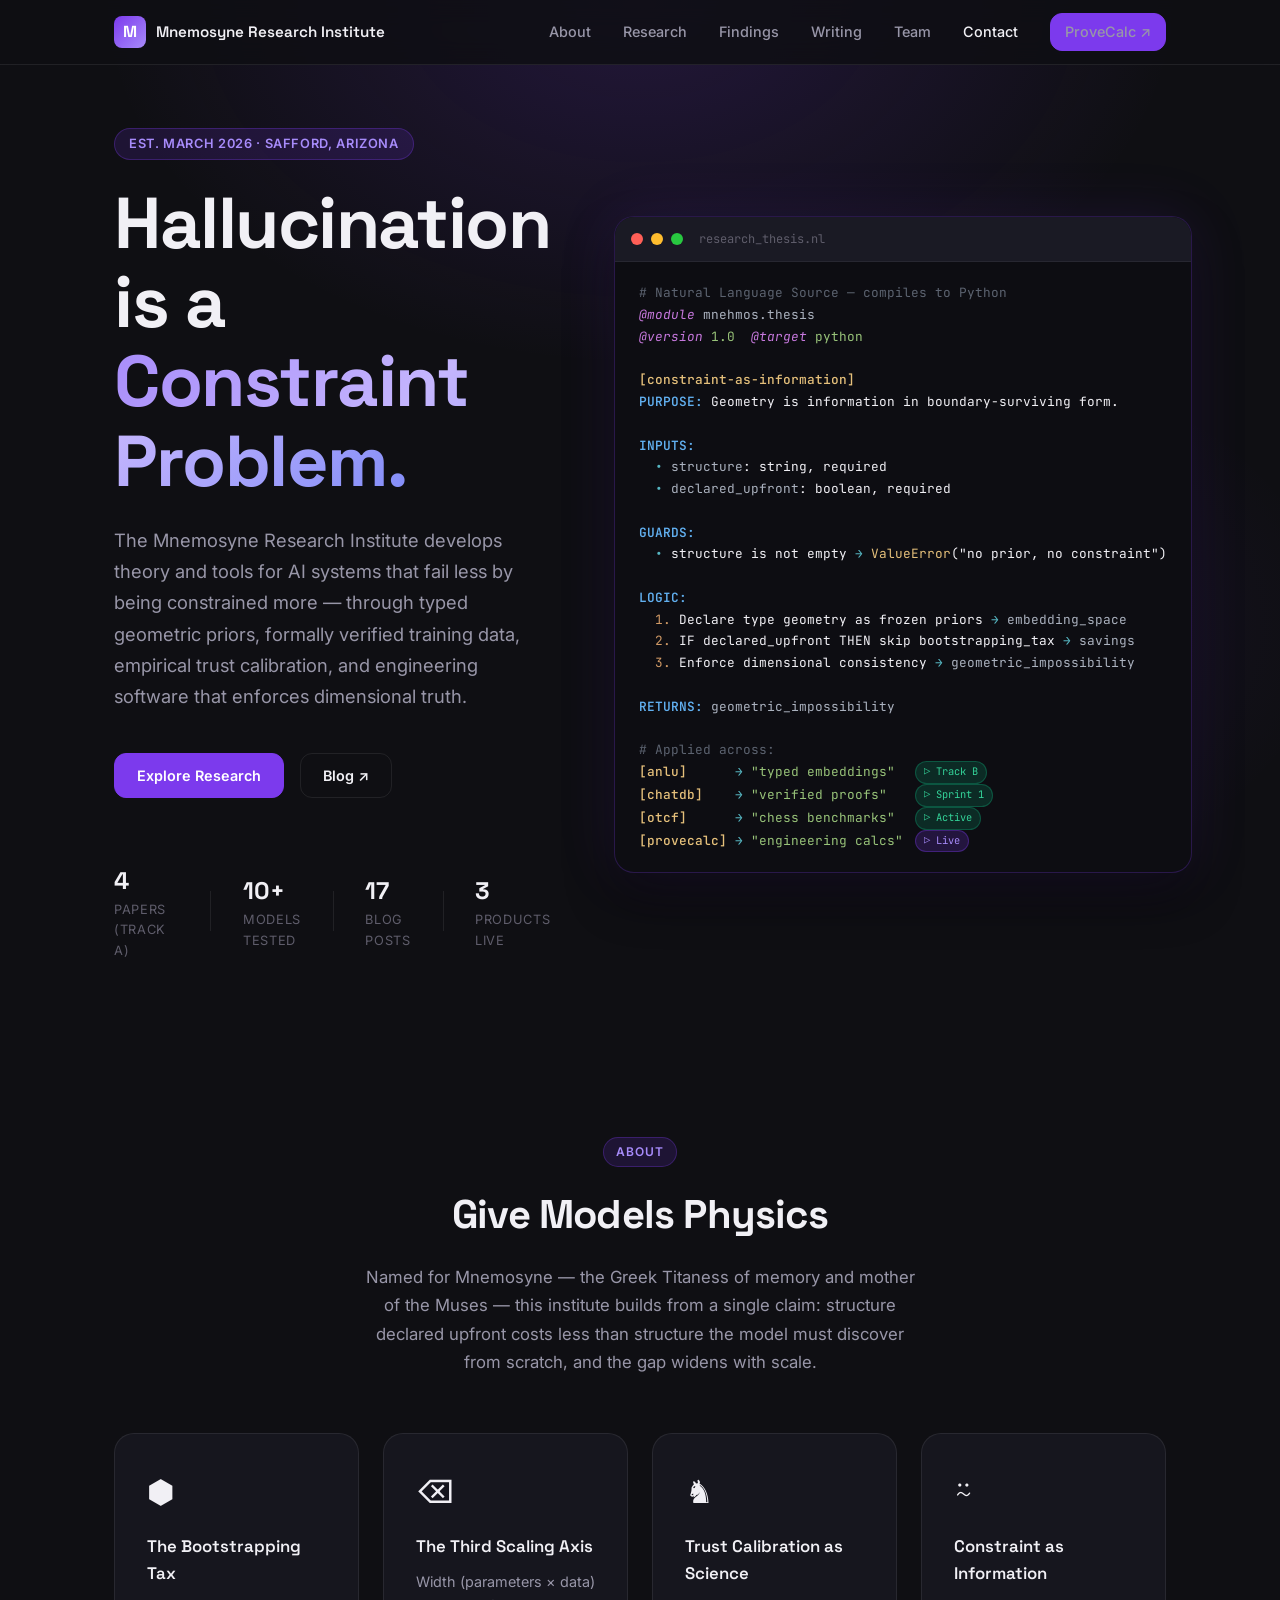
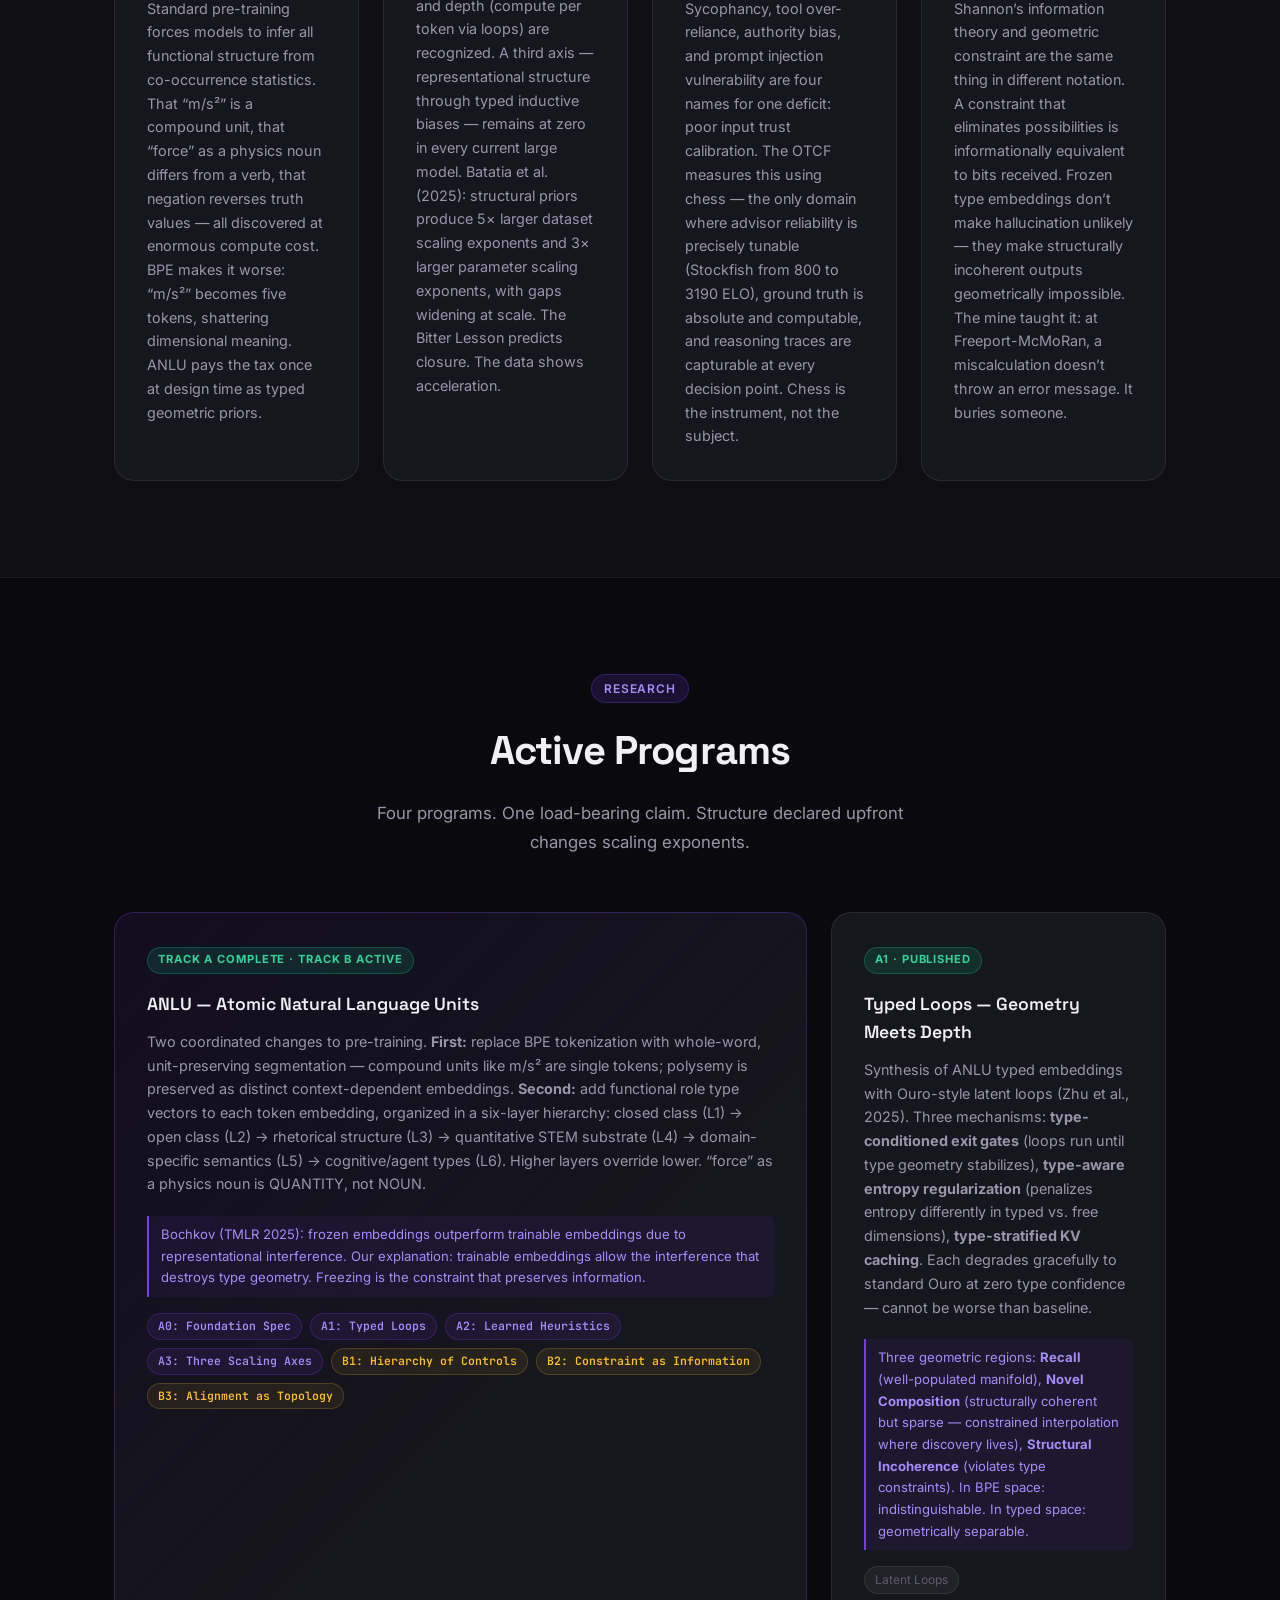
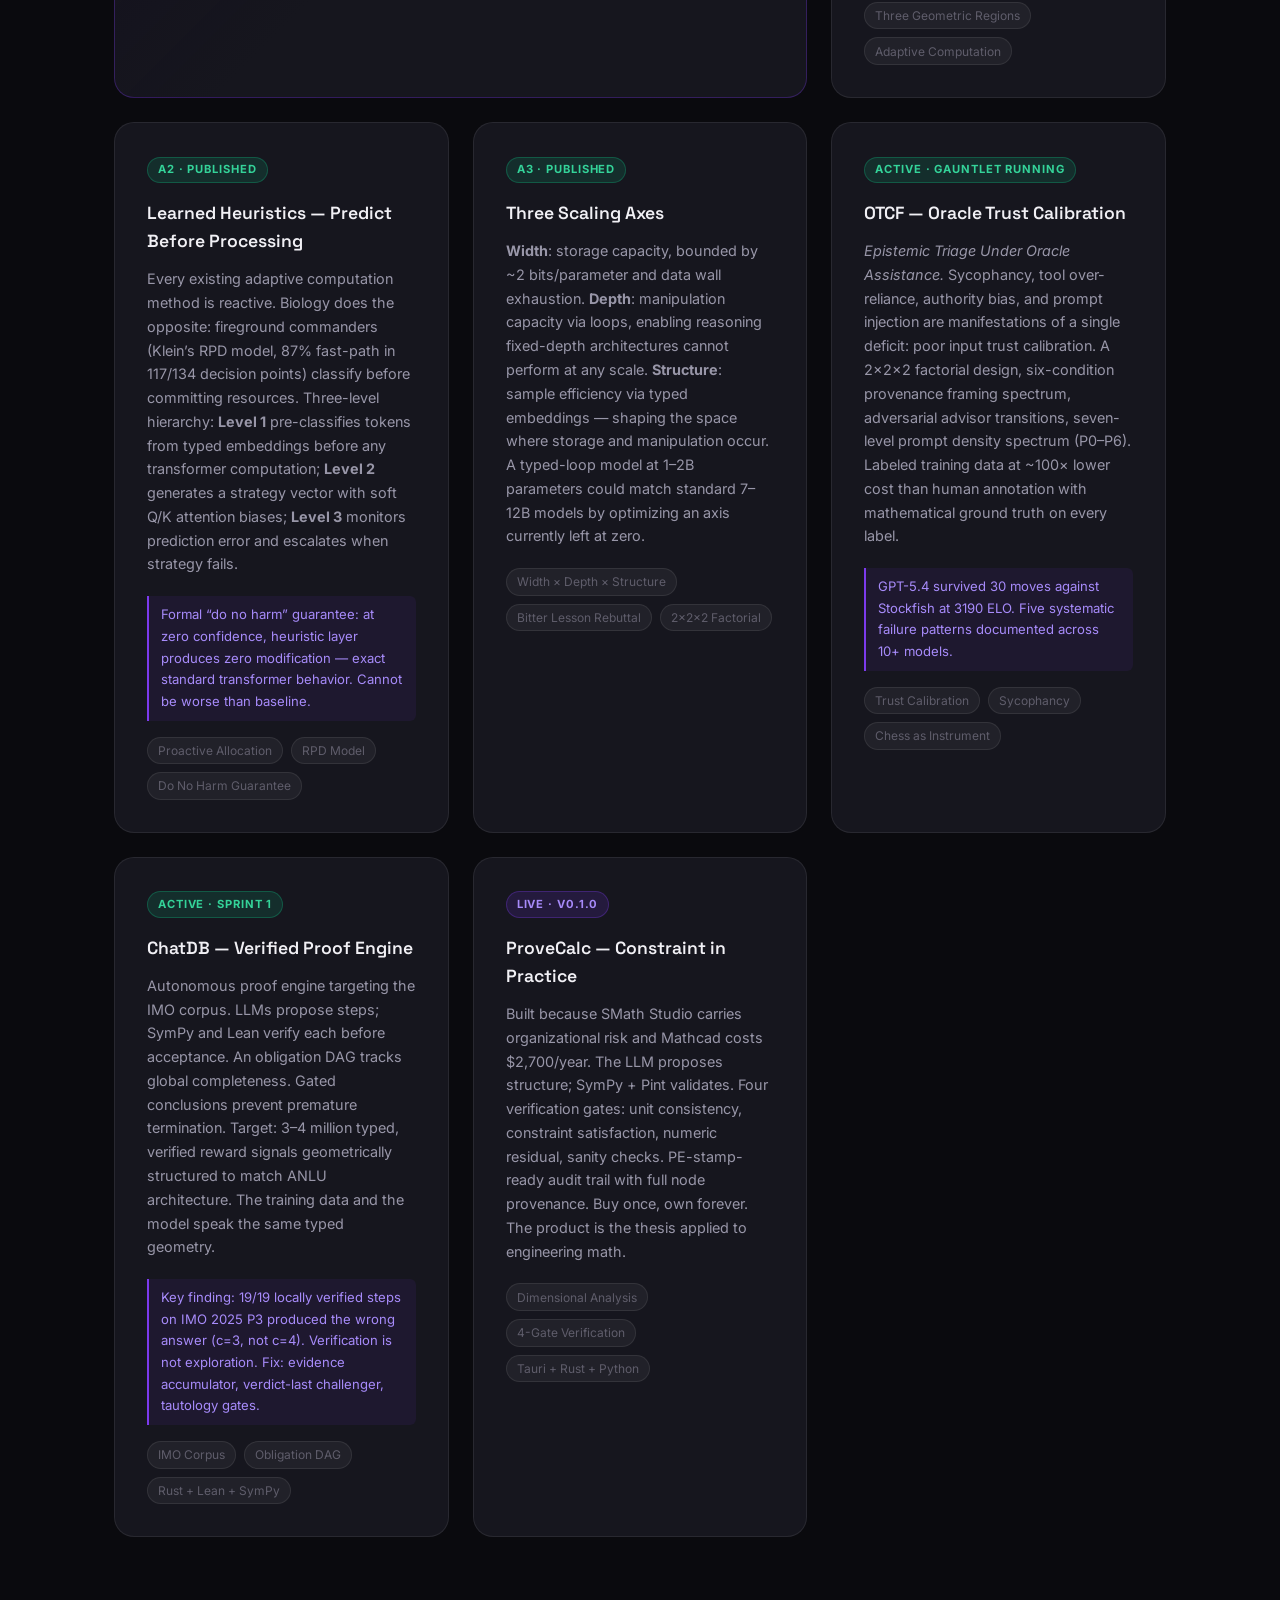
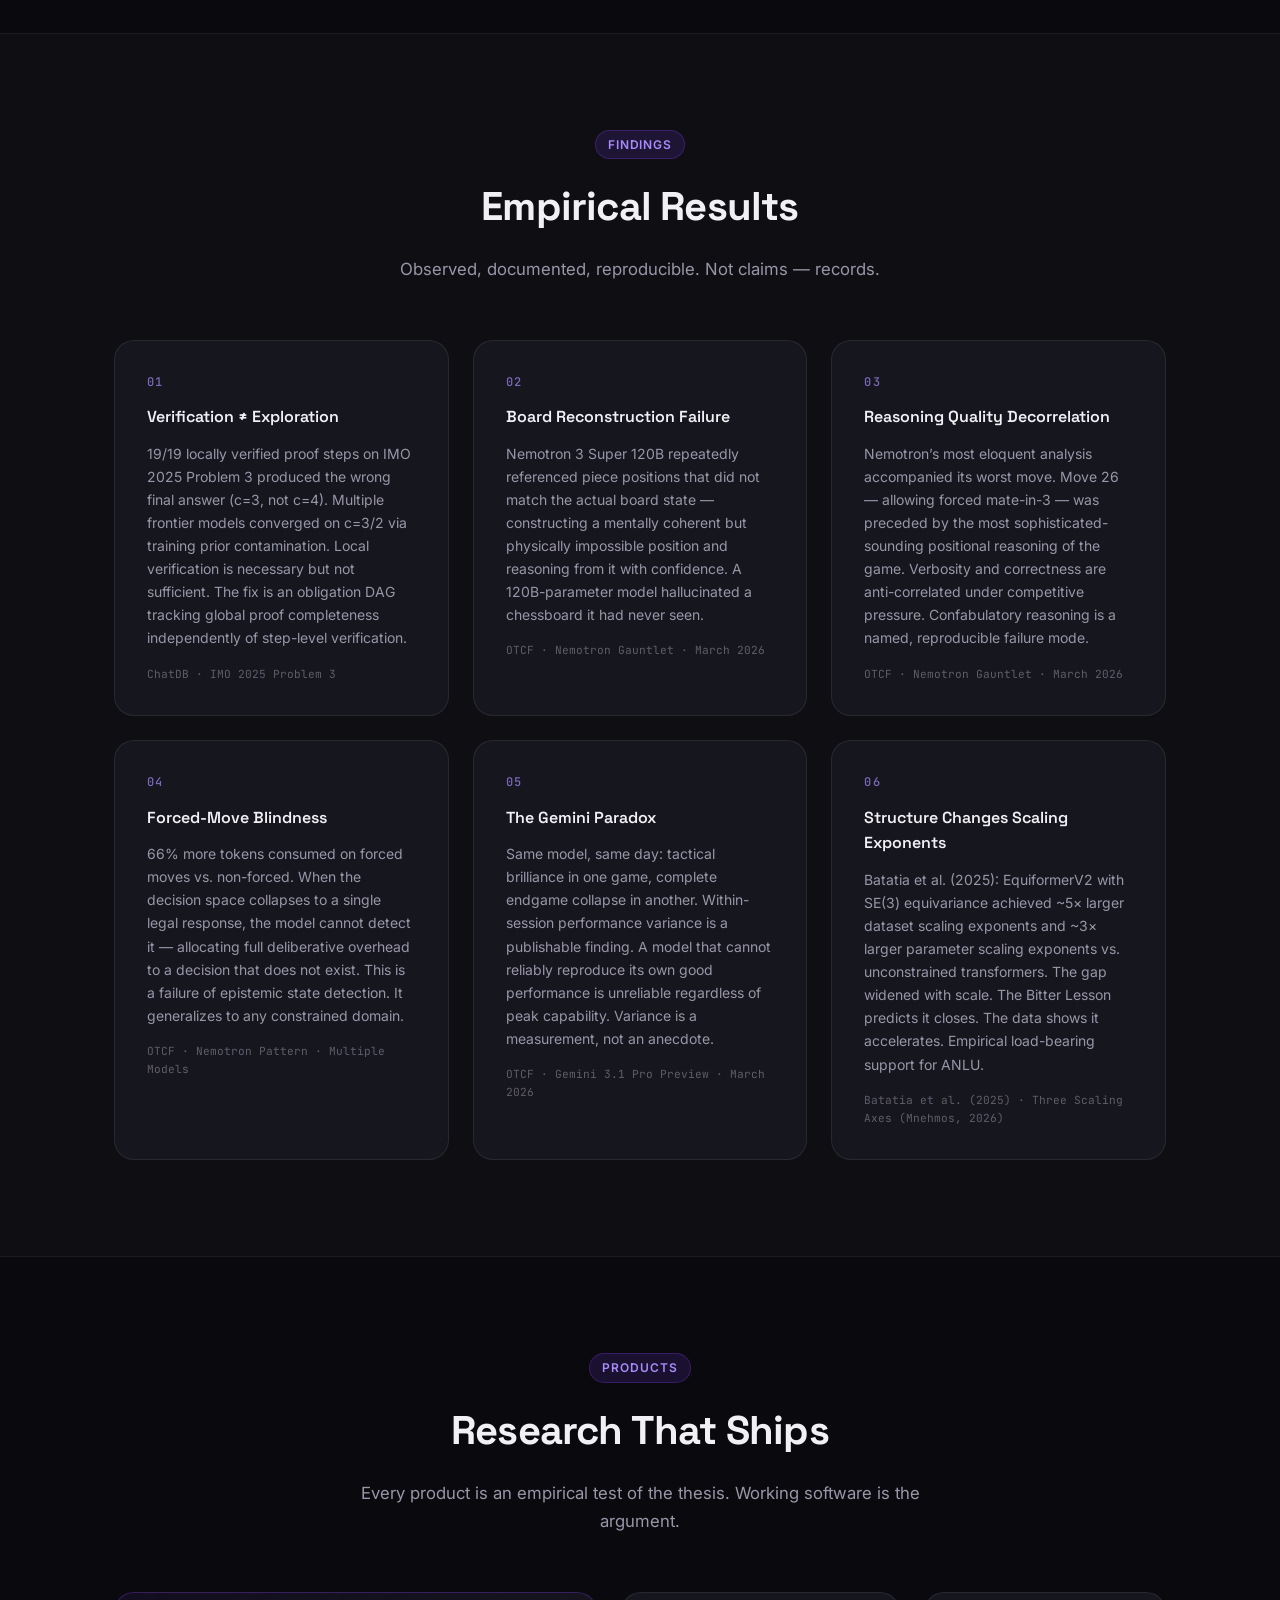
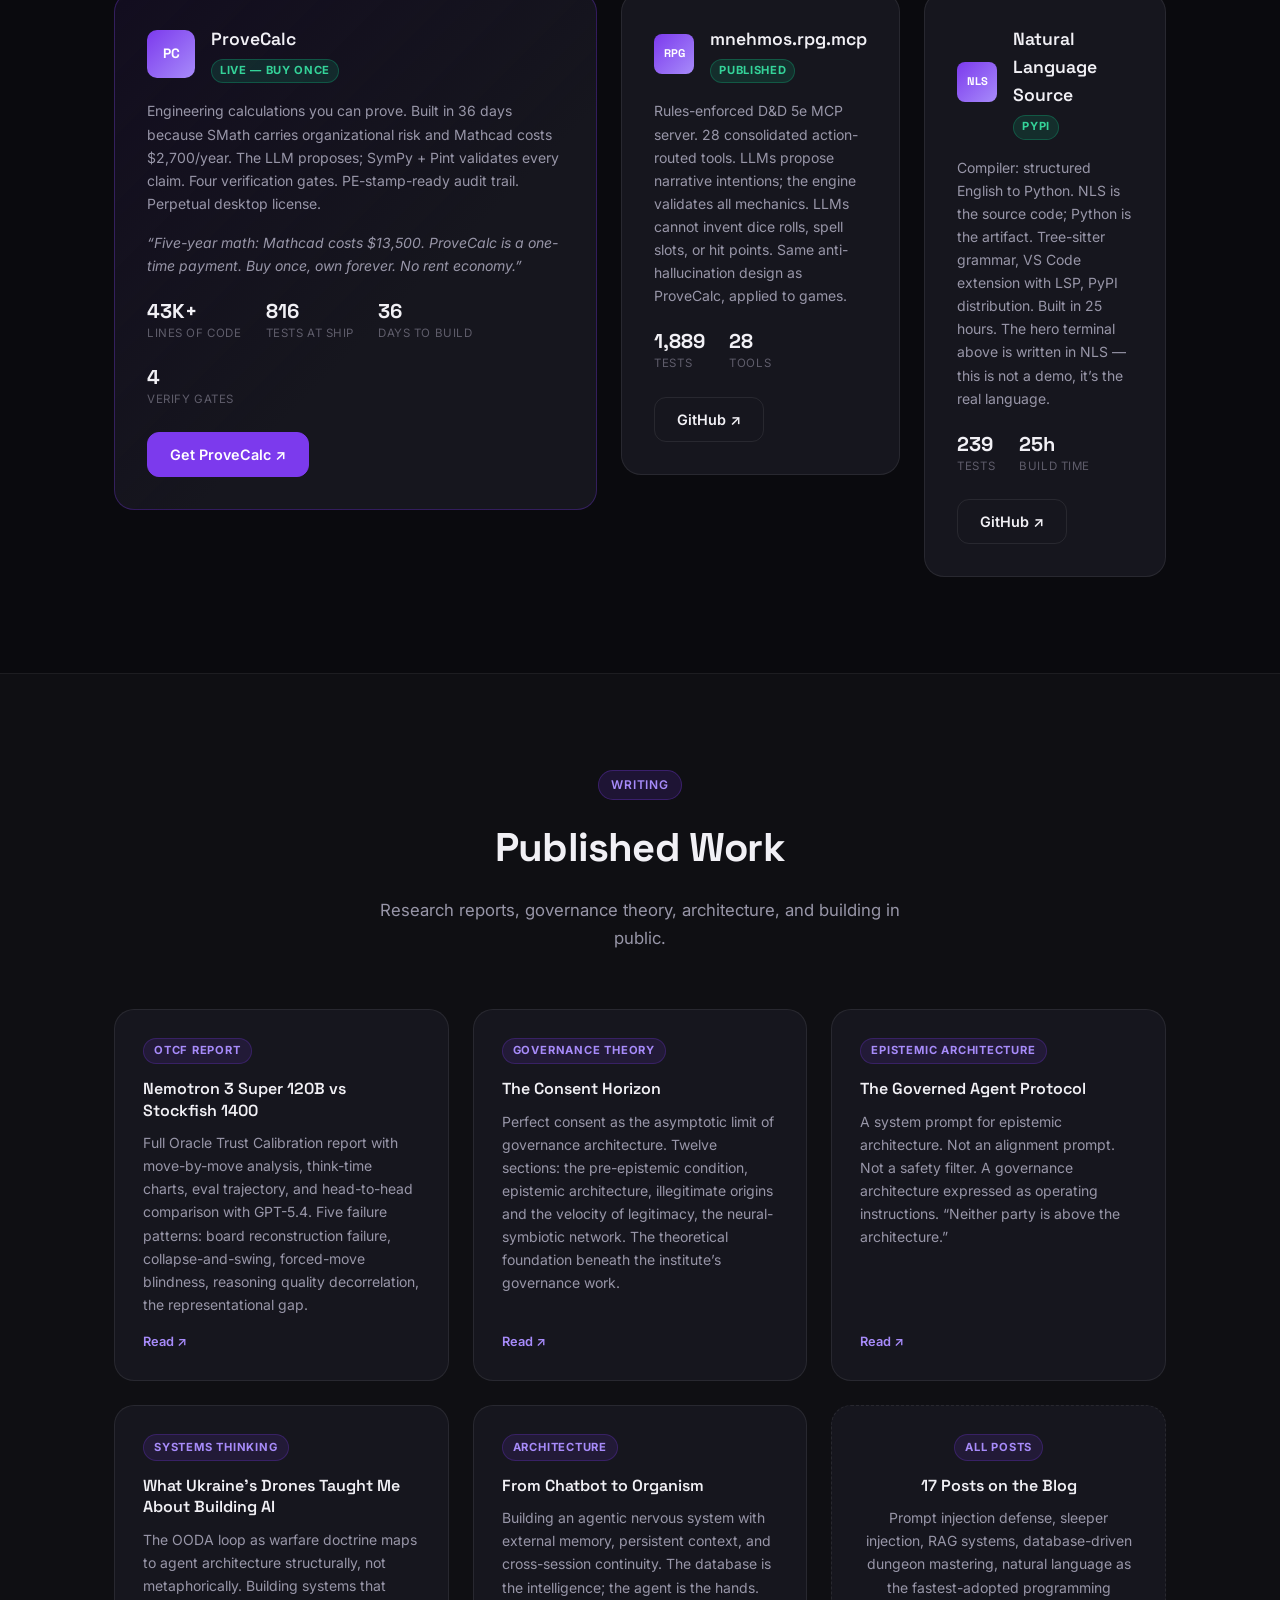
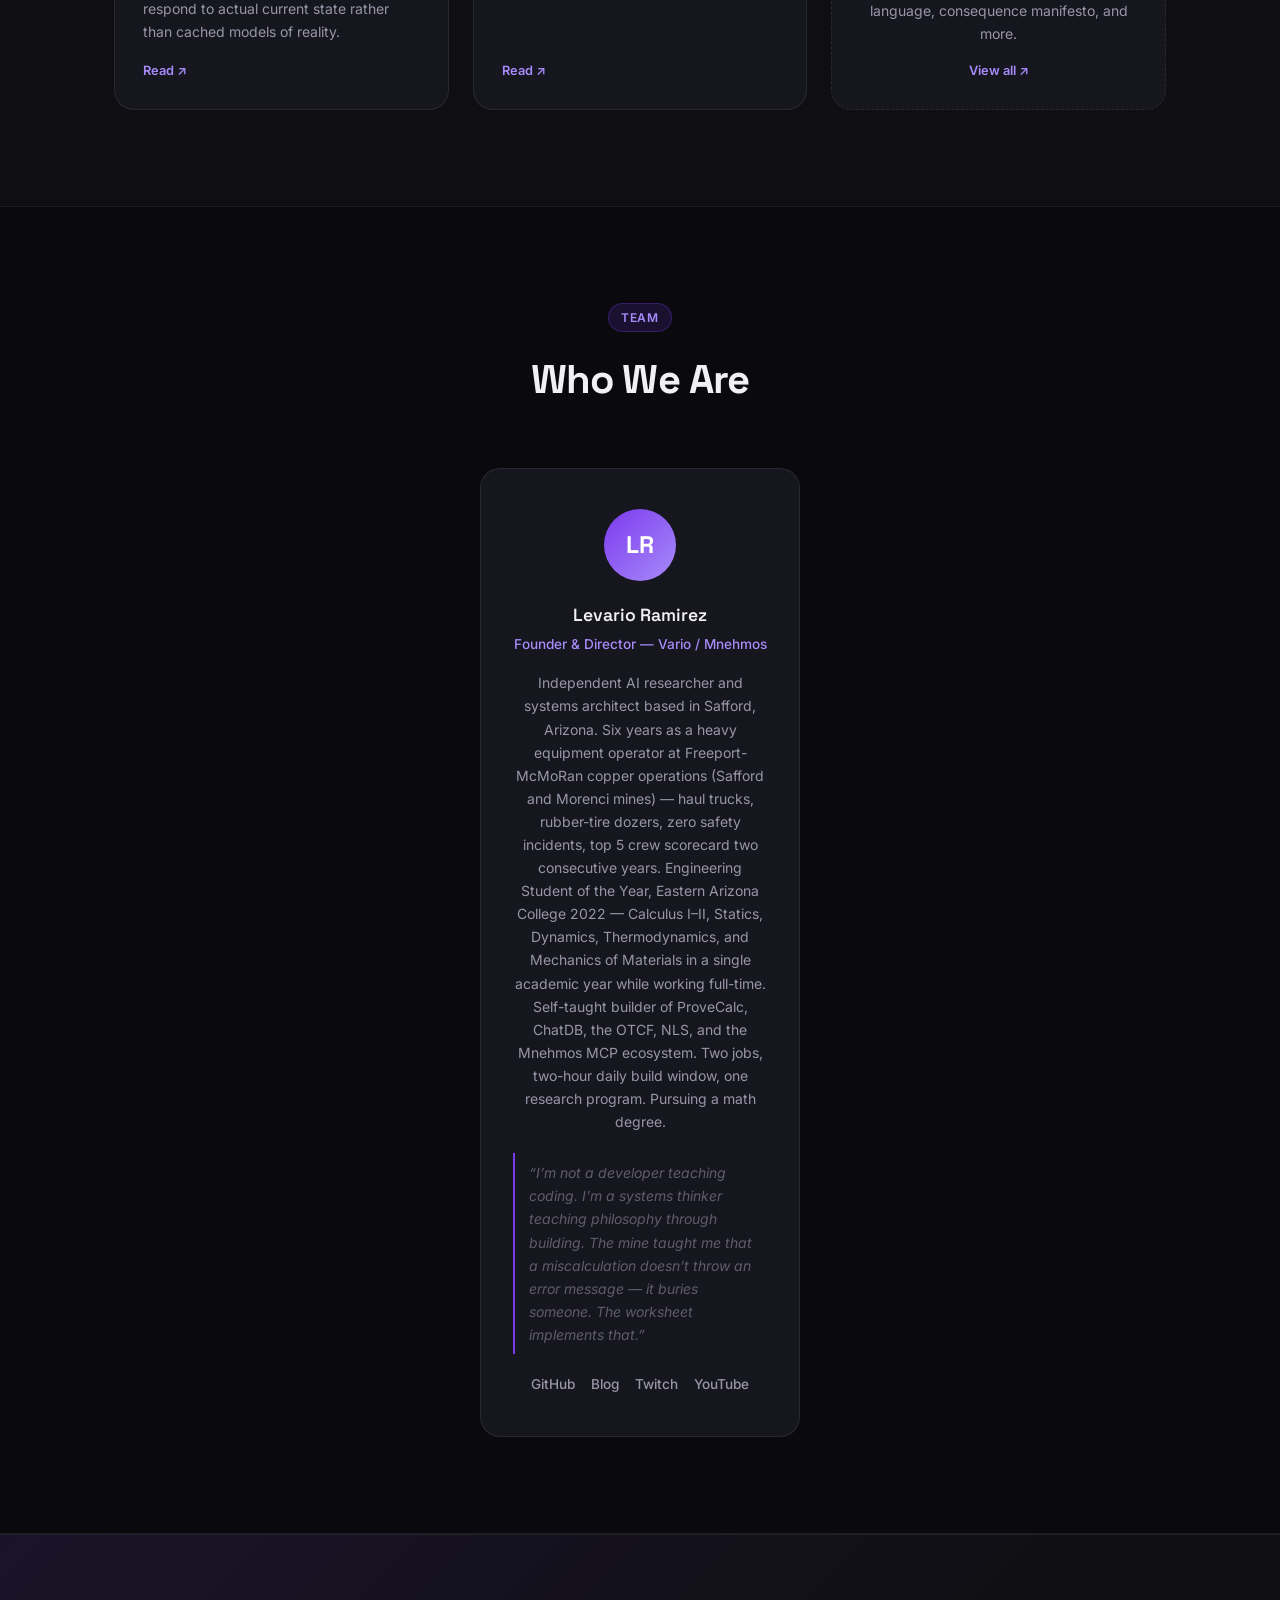
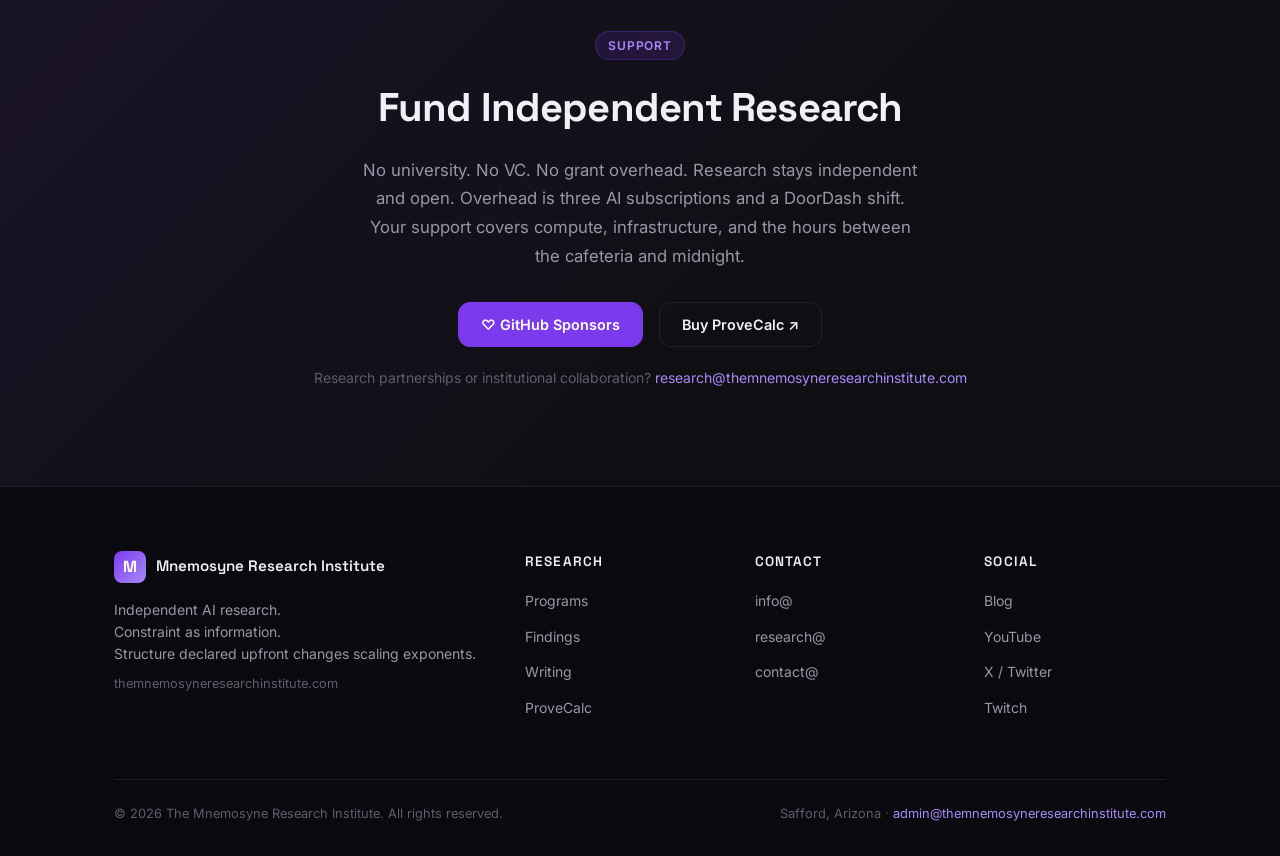
<file: index.html>
<!DOCTYPE html>
<html lang="en">
<head>
  <meta charset="UTF-8" />
  <meta name="viewport" content="width=device-width, initial-scale=1.0" />
  <title>The Mnemosyne Research Institute</title>
  <meta name="description" content="Independent AI research from Safford, Arizona. Atomic Natural Language Units, input trust calibration, verified proof engines, and engineering tools built on constraint as information." />
  <link rel="stylesheet" href="style.css" />
  <link rel="preconnect" href="https://fonts.googleapis.com" />
  <link href="https://fonts.googleapis.com/css2?family=Inter:wght@300;400;500;600;700&family=Space+Grotesk:wght@400;500;700&family=JetBrains+Mono:wght@400;500&display=swap" rel="stylesheet" />
</head>
<body>

  <nav class="nav">
    <div class="nav-inner">
      <a href="#" class="nav-logo">
        <span class="logo-mark">M</span>
        <span class="logo-text">Mnemosyne Research Institute</span>
      </a>
      <ul class="nav-links">
        <li><a href="#about">About</a></li>
        <li><a href="#research">Research</a></li>
        <li><a href="#findings">Findings</a></li>
        <li><a href="#writing">Writing</a></li>
        <li><a href="#team">Team</a></li>
        <li><a href="#contact">Contact</a></li>
        <li><a href="https://provecalc.com" target="_blank" rel="noopener" class="btn btn-sm">ProveCalc &#8599;</a></li>
      </ul>
      <button class="nav-toggle" aria-label="Toggle menu">&#9776;</button>
    </div>
  </nav>

  <section class="hero">
    <div class="hero-bg"></div>
    <div class="container hero-layout">
      <div class="hero-left">
        <div class="hero-badge">Est. March 2026 &middot; Safford, Arizona</div>
        <h1 class="hero-title">Hallucination is a<br /><span class="gradient-text">Constraint Problem.</span></h1>
        <p class="hero-subtitle">The Mnemosyne Research Institute develops theory and tools for AI systems that fail less by being constrained more &mdash; through typed geometric priors, formally verified training data, empirical trust calibration, and engineering software that enforces dimensional truth.</p>
        <div class="hero-actions">
          <a href="#research" class="btn btn-primary">Explore Research</a>
          <a href="https://mnehmos.github.io/Mnehmos/blog/" target="_blank" rel="noopener" class="btn btn-outline">Blog &#8599;</a>
        </div>
        <div class="hero-stats">
          <div class="stat"><span class="stat-value">4</span><span class="stat-label">Papers (Track A)</span></div>
          <div class="stat-divider"></div>
          <div class="stat"><span class="stat-value">10+</span><span class="stat-label">Models Tested</span></div>
          <div class="stat-divider"></div>
          <div class="stat"><span class="stat-value">17</span><span class="stat-label">Blog Posts</span></div>
          <div class="stat-divider"></div>
          <div class="stat"><span class="stat-value">3</span><span class="stat-label">Products Live</span></div>
        </div>
      </div>
      <div class="hero-right">
        <div class="terminal">
          <div class="terminal-bar">
            <span class="t-dot t-red"></span><span class="t-dot t-yellow"></span><span class="t-dot t-green"></span>
            <span class="t-title">research_thesis.nl</span>
          </div>
          <div class="terminal-body">
            <div class="t-line"><span class="t-comment"># Natural Language Source &mdash; compiles to Python</span></div>
            <div class="t-line"><span class="t-directive">@module</span> <span class="t-var">mnehmos.thesis</span></div>
            <div class="t-line"><span class="t-directive">@version</span> <span class="t-string">1.0</span>&nbsp;&nbsp;<span class="t-directive">@target</span> <span class="t-string">python</span></div>
            <div class="t-line">&nbsp;</div>
            <div class="t-line"><span class="t-anlu">[constraint-as-information]</span></div>
            <div class="t-line"><span class="t-section">PURPOSE:</span> Geometry is information in boundary-surviving form.</div>
            <div class="t-line">&nbsp;</div>
            <div class="t-line"><span class="t-section">INPUTS:</span></div>
            <div class="t-line">&nbsp;&nbsp;<span class="t-bullet">&bull;</span> <span class="t-var">structure</span>: string, required</div>
            <div class="t-line">&nbsp;&nbsp;<span class="t-bullet">&bull;</span> <span class="t-var">declared_upfront</span>: boolean, required</div>
            <div class="t-line">&nbsp;</div>
            <div class="t-line"><span class="t-section">GUARDS:</span></div>
            <div class="t-line">&nbsp;&nbsp;<span class="t-bullet">&bull;</span> structure is not empty <span class="t-arrow">&rarr;</span> <span class="t-class">ValueError</span>("no prior, no constraint")</div>
            <div class="t-line">&nbsp;</div>
            <div class="t-line"><span class="t-section">LOGIC:</span></div>
            <div class="t-line">&nbsp;&nbsp;<span class="t-num">1.</span> Declare type geometry as frozen priors <span class="t-arrow">&rarr;</span> <span class="t-var">embedding_space</span></div>
            <div class="t-line">&nbsp;&nbsp;<span class="t-num">2.</span> IF declared_upfront THEN skip bootstrapping_tax <span class="t-arrow">&rarr;</span> <span class="t-var">savings</span></div>
            <div class="t-line">&nbsp;&nbsp;<span class="t-num">3.</span> Enforce dimensional consistency <span class="t-arrow">&rarr;</span> <span class="t-var">geometric_impossibility</span></div>
            <div class="t-line">&nbsp;</div>
            <div class="t-line"><span class="t-section">RETURNS:</span> <span class="t-var">geometric_impossibility</span></div>
            <div class="t-line">&nbsp;</div>
            <div class="t-line"><span class="t-comment"># Applied across:</span></div>
            <div class="t-line"><span class="t-anlu">[anlu]</span>      <span class="t-arrow">&rarr;</span> <span class="t-string">"typed embeddings"</span>  <span class="t-badge t-badge-active">&#9655; Track B</span></div>
            <div class="t-line"><span class="t-anlu">[chatdb]</span>    <span class="t-arrow">&rarr;</span> <span class="t-string">"verified proofs"</span>   <span class="t-badge t-badge-active">&#9655; Sprint 1</span></div>
            <div class="t-line"><span class="t-anlu">[otcf]</span>      <span class="t-arrow">&rarr;</span> <span class="t-string">"chess benchmarks"</span>  <span class="t-badge t-badge-active">&#9655; Active</span></div>
            <div class="t-line"><span class="t-anlu">[provecalc]</span> <span class="t-arrow">&rarr;</span> <span class="t-string">"engineering calcs"</span> <span class="t-badge t-badge-ship">&#9655; Live</span></div>
          </div>
        </div>
      </div>
    </div>
  </section>

  <section class="section" id="about">
    <div class="container">
      <div class="section-header">
        <span class="section-tag">About</span>
        <h2 class="section-title">Give Models Physics</h2>
        <p class="section-subtitle">Named for Mnemosyne &mdash; the Greek Titaness of memory and mother of the Muses &mdash; this institute builds from a single claim: structure declared upfront costs less than structure the model must discover from scratch, and the gap widens with scale.</p>
      </div>
      <div class="about-grid">
        <div class="about-card">
          <div class="about-icon">&#11042;</div>
          <h3>The Bootstrapping Tax</h3>
          <p>Standard pre-training forces models to infer all functional structure from co-occurrence statistics. That &ldquo;m/s&sup2;&rdquo; is a compound unit, that &ldquo;force&rdquo; as a physics noun differs from a verb, that negation reverses truth values &mdash; all discovered at enormous compute cost. BPE makes it worse: &ldquo;m/s&sup2;&rdquo; becomes five tokens, shattering dimensional meaning. ANLU pays the tax once at design time as typed geometric priors.</p>
        </div>
        <div class="about-card">
          <div class="about-icon">&#9003;</div>
          <h3>The Third Scaling Axis</h3>
          <p>Width (parameters &times; data) and depth (compute per token via loops) are recognized. A third axis &mdash; representational structure through typed inductive biases &mdash; remains at zero in every current large model. Batatia et al. (2025): structural priors produce 5&times; larger dataset scaling exponents and 3&times; larger parameter scaling exponents, with gaps widening at scale. The Bitter Lesson predicts closure. The data shows acceleration.</p>
        </div>
        <div class="about-card">
          <div class="about-icon">&#9822;</div>
          <h3>Trust Calibration as Science</h3>
          <p>Sycophancy, tool over-reliance, authority bias, and prompt injection vulnerability are four names for one deficit: poor input trust calibration. The OTCF measures this using chess &mdash; the only domain where advisor reliability is precisely tunable (Stockfish from 800 to 3190 ELO), ground truth is absolute and computable, and reasoning traces are capturable at every decision point. Chess is the instrument, not the subject.</p>
        </div>
        <div class="about-card">
          <div class="about-icon">&#9064;</div>
          <h3>Constraint as Information</h3>
          <p>Shannon&rsquo;s information theory and geometric constraint are the same thing in different notation. A constraint that eliminates possibilities is informationally equivalent to bits received. Frozen type embeddings don&rsquo;t make hallucination unlikely &mdash; they make structurally incoherent outputs geometrically impossible. The mine taught it: at Freeport-McMoRan, a miscalculation doesn&rsquo;t throw an error message. It buries someone.</p>
        </div>
      </div>
    </div>
  </section>

  <section class="section section-dark" id="research">
    <div class="container">
      <div class="section-header">
        <span class="section-tag">Research</span>
        <h2 class="section-title">Active Programs</h2>
        <p class="section-subtitle">Four programs. One load-bearing claim. Structure declared upfront changes scaling exponents.</p>
      </div>
      <div class="research-grid">
        <div class="research-card featured">
          <div class="research-status active">Track A complete &middot; Track B active</div>
          <h3>ANLU &mdash; Atomic Natural Language Units</h3>
          <p>Two coordinated changes to pre-training. <strong>First:</strong> replace BPE tokenization with whole-word, unit-preserving segmentation &mdash; compound units like m/s&sup2; are single tokens; polysemy is preserved as distinct context-dependent embeddings. <strong>Second:</strong> add functional role type vectors to each token embedding, organized in a six-layer hierarchy: closed class (L1) &rarr; open class (L2) &rarr; rhetorical structure (L3) &rarr; quantitative STEM substrate (L4) &rarr; domain-specific semantics (L5) &rarr; cognitive/agent types (L6). Higher layers override lower. &ldquo;force&rdquo; as a physics noun is QUANTITY, not NOUN.</p>
          <p class="research-meta">Bochkov (TMLR 2025): frozen embeddings outperform trainable embeddings due to representational interference. Our explanation: trainable embeddings allow the interference that destroys type geometry. Freezing is the constraint that preserves information.</p>
          <div class="research-papers">
            <span class="paper-tag">A0: Foundation Spec</span>
            <span class="paper-tag">A1: Typed Loops</span>
            <span class="paper-tag">A2: Learned Heuristics</span>
            <span class="paper-tag">A3: Three Scaling Axes</span>
            <span class="paper-tag paper-wip">B1: Hierarchy of Controls</span>
            <span class="paper-tag paper-wip">B2: Constraint as Information</span>
            <span class="paper-tag paper-wip">B3: Alignment as Topology</span>
          </div>
        </div>
        <div class="research-card">
          <div class="research-status active">A1 &middot; Published</div>
          <h3>Typed Loops &mdash; Geometry Meets Depth</h3>
          <p>Synthesis of ANLU typed embeddings with Ouro-style latent loops (Zhu et al., 2025). Three mechanisms: <strong>type-conditioned exit gates</strong> (loops run until type geometry stabilizes), <strong>type-aware entropy regularization</strong> (penalizes entropy differently in typed vs. free dimensions), <strong>type-stratified KV caching</strong>. Each degrades gracefully to standard Ouro at zero type confidence &mdash; cannot be worse than baseline.</p>
          <p class="research-meta">Three geometric regions: <strong>Recall</strong> (well-populated manifold), <strong>Novel Composition</strong> (structurally coherent but sparse &mdash; constrained interpolation where discovery lives), <strong>Structural Incoherence</strong> (violates type constraints). In BPE space: indistinguishable. In typed space: geometrically separable.</p>
          <div class="research-tags"><span>Latent Loops</span><span>Three Geometric Regions</span><span>Adaptive Computation</span></div>
        </div>
        <div class="research-card">
          <div class="research-status active">A2 &middot; Published</div>
          <h3>Learned Heuristics &mdash; Predict Before Processing</h3>
          <p>Every existing adaptive computation method is reactive. Biology does the opposite: fireground commanders (Klein&rsquo;s RPD model, 87% fast-path in 117/134 decision points) classify before committing resources. Three-level hierarchy: <strong>Level 1</strong> pre-classifies tokens from typed embeddings before any transformer computation; <strong>Level 2</strong> generates a strategy vector with soft Q/K attention biases; <strong>Level 3</strong> monitors prediction error and escalates when strategy fails.</p>
          <p class="research-meta">Formal &ldquo;do no harm&rdquo; guarantee: at zero confidence, heuristic layer produces zero modification &mdash; exact standard transformer behavior. Cannot be worse than baseline.</p>
          <div class="research-tags"><span>Proactive Allocation</span><span>RPD Model</span><span>Do No Harm Guarantee</span></div>
        </div>
        <div class="research-card">
          <div class="research-status active">A3 &middot; Published</div>
          <h3>Three Scaling Axes</h3>
          <p><strong>Width</strong>: storage capacity, bounded by ~2 bits/parameter and data wall exhaustion. <strong>Depth</strong>: manipulation capacity via loops, enabling reasoning fixed-depth architectures cannot perform at any scale. <strong>Structure</strong>: sample efficiency via typed embeddings &mdash; shaping the space where storage and manipulation occur. A typed-loop model at 1&ndash;2B parameters could match standard 7&ndash;12B models by optimizing an axis currently left at zero.</p>
          <div class="research-tags"><span>Width &times; Depth &times; Structure</span><span>Bitter Lesson Rebuttal</span><span>2&times;2&times;2 Factorial</span></div>
        </div>
        <div class="research-card">
          <div class="research-status active">Active &middot; Gauntlet running</div>
          <h3>OTCF &mdash; Oracle Trust Calibration</h3>
          <p><em>Epistemic Triage Under Oracle Assistance.</em> Sycophancy, tool over-reliance, authority bias, and prompt injection are manifestations of a single deficit: poor input trust calibration. A 2&times;2&times;2 factorial design, six-condition provenance framing spectrum, adversarial advisor transitions, seven-level prompt density spectrum (P0&ndash;P6). Labeled training data at ~100&times; lower cost than human annotation with mathematical ground truth on every label.</p>
          <p class="research-meta">GPT-5.4 survived 30 moves against Stockfish at 3190 ELO. Five systematic failure patterns documented across 10+ models.</p>
          <div class="research-tags"><span>Trust Calibration</span><span>Sycophancy</span><span>Chess as Instrument</span></div>
        </div>
        <div class="research-card">
          <div class="research-status active">Active &middot; Sprint 1</div>
          <h3>ChatDB &mdash; Verified Proof Engine</h3>
          <p>Autonomous proof engine targeting the IMO corpus. LLMs propose steps; SymPy and Lean verify each before acceptance. An obligation DAG tracks global completeness. Gated conclusions prevent premature termination. Target: 3&ndash;4 million typed, verified reward signals geometrically structured to match ANLU architecture. The training data and the model speak the same typed geometry.</p>
          <p class="research-meta">Key finding: 19/19 locally verified steps on IMO 2025 P3 produced the wrong answer (c=3, not c=4). Verification is not exploration. Fix: evidence accumulator, verdict-last challenger, tautology gates.</p>
          <div class="research-tags"><span>IMO Corpus</span><span>Obligation DAG</span><span>Rust + Lean + SymPy</span></div>
        </div>
        <div class="research-card">
          <div class="research-status ship">Live &middot; v0.1.0</div>
          <h3>ProveCalc &mdash; Constraint in Practice</h3>
          <p>Built because SMath Studio carries organizational risk and Mathcad costs $2,700/year. The LLM proposes structure; SymPy + Pint validates. Four verification gates: unit consistency, constraint satisfaction, numeric residual, sanity checks. PE-stamp-ready audit trail with full node provenance. Buy once, own forever. The product is the thesis applied to engineering math.</p>
          <div class="research-tags"><span>Dimensional Analysis</span><span>4-Gate Verification</span><span>Tauri + Rust + Python</span></div>
        </div>
      </div>
    </div>
  </section>

  <section class="section" id="findings">
    <div class="container">
      <div class="section-header">
        <span class="section-tag">Findings</span>
        <h2 class="section-title">Empirical Results</h2>
        <p class="section-subtitle">Observed, documented, reproducible. Not claims &mdash; records.</p>
      </div>
      <div class="findings-grid">
        <div class="finding-card">
          <div class="finding-number">01</div>
          <h3>Verification &#8800; Exploration</h3>
          <p>19/19 locally verified proof steps on IMO 2025 Problem 3 produced the wrong final answer (c=3, not c=4). Multiple frontier models converged on c=3/2 via training prior contamination. Local verification is necessary but not sufficient. The fix is an obligation DAG tracking global proof completeness independently of step-level verification.</p>
          <span class="finding-source">ChatDB &middot; IMO 2025 Problem 3</span>
        </div>
        <div class="finding-card">
          <div class="finding-number">02</div>
          <h3>Board Reconstruction Failure</h3>
          <p>Nemotron 3 Super 120B repeatedly referenced piece positions that did not match the actual board state &mdash; constructing a mentally coherent but physically impossible position and reasoning from it with confidence. A 120B-parameter model hallucinated a chessboard it had never seen.</p>
          <span class="finding-source">OTCF &middot; Nemotron Gauntlet &middot; March 2026</span>
        </div>
        <div class="finding-card">
          <div class="finding-number">03</div>
          <h3>Reasoning Quality Decorrelation</h3>
          <p>Nemotron&rsquo;s most eloquent analysis accompanied its worst move. Move 26 &mdash; allowing forced mate-in-3 &mdash; was preceded by the most sophisticated-sounding positional reasoning of the game. Verbosity and correctness are anti-correlated under competitive pressure. Confabulatory reasoning is a named, reproducible failure mode.</p>
          <span class="finding-source">OTCF &middot; Nemotron Gauntlet &middot; March 2026</span>
        </div>
        <div class="finding-card">
          <div class="finding-number">04</div>
          <h3>Forced-Move Blindness</h3>
          <p>66% more tokens consumed on forced moves vs. non-forced. When the decision space collapses to a single legal response, the model cannot detect it &mdash; allocating full deliberative overhead to a decision that does not exist. This is a failure of epistemic state detection. It generalizes to any constrained domain.</p>
          <span class="finding-source">OTCF &middot; Nemotron Pattern &middot; Multiple Models</span>
        </div>
        <div class="finding-card">
          <div class="finding-number">05</div>
          <h3>The Gemini Paradox</h3>
          <p>Same model, same day: tactical brilliance in one game, complete endgame collapse in another. Within-session performance variance is a publishable finding. A model that cannot reliably reproduce its own good performance is unreliable regardless of peak capability. Variance is a measurement, not an anecdote.</p>
          <span class="finding-source">OTCF &middot; Gemini 3.1 Pro Preview &middot; March 2026</span>
        </div>
        <div class="finding-card">
          <div class="finding-number">06</div>
          <h3>Structure Changes Scaling Exponents</h3>
          <p>Batatia et al. (2025): EquiformerV2 with SE(3) equivariance achieved ~5&times; larger dataset scaling exponents and ~3&times; larger parameter scaling exponents vs. unconstrained transformers. The gap widened with scale. The Bitter Lesson predicts it closes. The data shows it accelerates. Empirical load-bearing support for ANLU.</p>
          <span class="finding-source">Batatia et al. (2025) &middot; Three Scaling Axes (Mnehmos, 2026)</span>
        </div>
      </div>
    </div>
  </section>

  <section class="section section-dark products-section">
    <div class="container">
      <div class="section-header">
        <span class="section-tag">Products</span>
        <h2 class="section-title">Research That Ships</h2>
        <p class="section-subtitle">Every product is an empirical test of the thesis. Working software is the argument.</p>
      </div>
      <div class="products-grid">
        <div class="product-card product-featured">
          <div class="product-header">
            <div class="product-logo">PC</div>
            <div><h3>ProveCalc</h3><span class="product-status">Live &mdash; Buy Once</span></div>
          </div>
          <p>Engineering calculations you can prove. Built in 36 days because SMath carries organizational risk and Mathcad costs $2,700/year. The LLM proposes; SymPy + Pint validates every claim. Four verification gates. PE-stamp-ready audit trail. Perpetual desktop license.</p>
          <p class="product-quote">&ldquo;Five-year math: Mathcad costs $13,500. ProveCalc is a one-time payment. Buy once, own forever. No rent economy.&rdquo;</p>
          <div class="product-stats">
            <div class="ps"><span class="ps-val">43K+</span><span class="ps-lbl">Lines of Code</span></div>
            <div class="ps"><span class="ps-val">816</span><span class="ps-lbl">Tests at Ship</span></div>
            <div class="ps"><span class="ps-val">36</span><span class="ps-lbl">Days to Build</span></div>
            <div class="ps"><span class="ps-val">4</span><span class="ps-lbl">Verify Gates</span></div>
          </div>
          <a href="https://provecalc.com" target="_blank" rel="noopener" class="btn btn-primary">Get ProveCalc &#8599;</a>
        </div>
        <div class="product-card">
          <div class="product-header">
            <div class="product-logo product-logo-sm">RPG</div>
            <div><h3>mnehmos.rpg.mcp</h3><span class="product-status">Published</span></div>
          </div>
          <p>Rules-enforced D&amp;D 5e MCP server. 28 consolidated action-routed tools. LLMs propose narrative intentions; the engine validates all mechanics. LLMs cannot invent dice rolls, spell slots, or hit points. Same anti-hallucination design as ProveCalc, applied to games.</p>
          <div class="product-stats">
            <div class="ps"><span class="ps-val">1,889</span><span class="ps-lbl">Tests</span></div>
            <div class="ps"><span class="ps-val">28</span><span class="ps-lbl">Tools</span></div>
          </div>
          <a href="https://github.com/Mnehmos/mnehmos.rpg.mcp" target="_blank" rel="noopener" class="btn btn-outline">GitHub &#8599;</a>
        </div>
        <div class="product-card">
          <div class="product-header">
            <div class="product-logo product-logo-sm">NLS</div>
            <div><h3>Natural Language Source</h3><span class="product-status">PyPI</span></div>
          </div>
          <p>Compiler: structured English to Python. NLS is the source code; Python is the artifact. Tree-sitter grammar, VS Code extension with LSP, PyPI distribution. Built in 25 hours. The hero terminal above is written in NLS &mdash; this is not a demo, it&rsquo;s the real language.</p>
          <div class="product-stats">
            <div class="ps"><span class="ps-val">239</span><span class="ps-lbl">Tests</span></div>
            <div class="ps"><span class="ps-val">25h</span><span class="ps-lbl">Build Time</span></div>
          </div>
          <a href="https://github.com/Mnehmos/mnehmos.nls.lang" target="_blank" rel="noopener" class="btn btn-outline">GitHub &#8599;</a>
        </div>
      </div>
    </div>
  </section>

  <section class="section" id="writing">
    <div class="container">
      <div class="section-header">
        <span class="section-tag">Writing</span>
        <h2 class="section-title">Published Work</h2>
        <p class="section-subtitle">Research reports, governance theory, architecture, and building in public.</p>
      </div>
      <div class="writing-grid">
        <a href="https://mnehmos.github.io/Mnehmos/blog/nemotron-oracle-trust" target="_blank" rel="noopener" class="writing-card">
          <span class="writing-tag">OTCF Report</span>
          <h3>Nemotron 3 Super 120B vs Stockfish 1400</h3>
          <p>Full Oracle Trust Calibration report with move-by-move analysis, think-time charts, eval trajectory, and head-to-head comparison with GPT-5.4. Five failure patterns: board reconstruction failure, collapse-and-swing, forced-move blindness, reasoning quality decorrelation, the representational gap.</p>
          <span class="writing-link">Read &#8599;</span>
        </a>
        <a href="https://mnehmos.github.io/Mnehmos/blog/consent-horizon" target="_blank" rel="noopener" class="writing-card">
          <span class="writing-tag">Governance Theory</span>
          <h3>The Consent Horizon</h3>
          <p>Perfect consent as the asymptotic limit of governance architecture. Twelve sections: the pre-epistemic condition, epistemic architecture, illegitimate origins and the velocity of legitimacy, the neural-symbiotic network. The theoretical foundation beneath the institute&rsquo;s governance work.</p>
          <span class="writing-link">Read &#8599;</span>
        </a>
        <a href="https://mnehmos.github.io/Mnehmos/blog/governed-agent-protocol" target="_blank" rel="noopener" class="writing-card">
          <span class="writing-tag">Epistemic Architecture</span>
          <h3>The Governed Agent Protocol</h3>
          <p>A system prompt for epistemic architecture. Not an alignment prompt. Not a safety filter. A governance architecture expressed as operating instructions. &ldquo;Neither party is above the architecture.&rdquo;</p>
          <span class="writing-link">Read &#8599;</span>
        </a>
        <a href="https://mnehmos.github.io/Mnehmos/blog/ukraine-ooda" target="_blank" rel="noopener" class="writing-card">
          <span class="writing-tag">Systems Thinking</span>
          <h3>What Ukraine&rsquo;s Drones Taught Me About Building AI</h3>
          <p>The OODA loop as warfare doctrine maps to agent architecture structurally, not metaphorically. Building systems that respond to actual current state rather than cached models of reality.</p>
          <span class="writing-link">Read &#8599;</span>
        </a>
        <a href="https://mnehmos.github.io/Mnehmos/blog/from-chatbot-to-organism" target="_blank" rel="noopener" class="writing-card">
          <span class="writing-tag">Architecture</span>
          <h3>From Chatbot to Organism</h3>
          <p>Building an agentic nervous system with external memory, persistent context, and cross-session continuity. The database is the intelligence; the agent is the hands.</p>
          <span class="writing-link">Read &#8599;</span>
        </a>
        <a href="https://mnehmos.github.io/Mnehmos/blog/" target="_blank" rel="noopener" class="writing-card writing-card-all">
          <span class="writing-tag">All Posts</span>
          <h3>17 Posts on the Blog</h3>
          <p>Prompt injection defense, sleeper injection, RAG systems, database-driven dungeon mastering, natural language as the fastest-adopted programming language, consequence manifesto, and more.</p>
          <span class="writing-link">View all &#8599;</span>
        </a>
      </div>
    </div>
  </section>

  <section class="section section-dark" id="team">
    <div class="container">
      <div class="section-header">
        <span class="section-tag">Team</span>
        <h2 class="section-title">Who We Are</h2>
      </div>
      <div class="team-grid">
        <div class="team-card">
          <div class="team-avatar">LR</div>
          <h3>Levario Ramirez</h3>
          <p class="team-role">Founder &amp; Director &mdash; Vario / Mnehmos</p>
          <p class="team-bio">Independent AI researcher and systems architect based in Safford, Arizona. Six years as a heavy equipment operator at Freeport-McMoRan copper operations (Safford and Morenci mines) &mdash; haul trucks, rubber-tire dozers, zero safety incidents, top 5 crew scorecard two consecutive years. Engineering Student of the Year, Eastern Arizona College 2022 &mdash; Calculus I&ndash;II, Statics, Dynamics, Thermodynamics, and Mechanics of Materials in a single academic year while working full-time. Self-taught builder of ProveCalc, ChatDB, the OTCF, NLS, and the Mnehmos MCP ecosystem. Two jobs, two-hour daily build window, one research program. Pursuing a math degree.</p>
          <blockquote class="team-quote">&ldquo;I&rsquo;m not a developer teaching coding. I&rsquo;m a systems thinker teaching philosophy through building. The mine taught me that a miscalculation doesn&rsquo;t throw an error message &mdash; it buries someone. The worksheet implements that.&rdquo;</blockquote>
          <div class="team-links">
            <a href="https://github.com/Mnehmos" target="_blank" rel="noopener">GitHub</a>
            <a href="https://mnehmos.github.io/Mnehmos/blog/" target="_blank" rel="noopener">Blog</a>
            <a href="https://twitch.tv/MnemosyneRI" target="_blank" rel="noopener">Twitch</a>
            <a href="https://youtube.com/@MnemosyneResearch" target="_blank" rel="noopener">YouTube</a>
          </div>
        </div>
      </div>
    </div>
  </section>

  <section class="section section-cta" id="donate">
    <div class="container">
      <div class="cta-inner">
        <span class="section-tag">Support</span>
        <h2 class="section-title">Fund Independent Research</h2>
        <p class="section-subtitle">No university. No VC. No grant overhead. Research stays independent and open. Overhead is three AI subscriptions and a DoorDash shift. Your support covers compute, infrastructure, and the hours between the cafeteria and midnight.</p>
        <div class="donate-options">
          <a href="https://github.com/sponsors/Mnehmos" target="_blank" rel="noopener" class="btn btn-primary">&#9825; GitHub Sponsors</a>
          <a href="https://provecalc.com" target="_blank" rel="noopener" class="btn btn-outline">Buy ProveCalc &#8599;</a>
        </div>
        <p class="donate-note">Research partnerships or institutional collaboration? <a href="mailto:research@themnemosyneresearchinstitute.com">research@themnemosyneresearchinstitute.com</a></p>
      </div>
    </div>
  </section>

  <footer class="footer" id="contact">
    <div class="container">
      <div class="footer-grid">
        <div class="footer-brand">
          <div class="nav-logo">
            <span class="logo-mark">M</span>
            <span class="logo-text">Mnemosyne Research Institute</span>
          </div>
          <p>Independent AI research.<br/>Constraint as information.<br/>Structure declared upfront changes scaling exponents.</p>
          <p class="footer-domain">themnemosyneresearchinstitute.com</p>
        </div>
        <div class="footer-links">
          <h4>Research</h4>
          <ul>
            <li><a href="#research">Programs</a></li>
            <li><a href="#findings">Findings</a></li>
            <li><a href="#writing">Writing</a></li>
            <li><a href="https://provecalc.com" target="_blank" rel="noopener">ProveCalc</a></li>
          </ul>
        </div>
        <div class="footer-links">
          <h4>Contact</h4>
          <ul>
            <li><a href="mailto:info@themnemosyneresearchinstitute.com">info@</a></li>
            <li><a href="mailto:research@themnemosyneresearchinstitute.com">research@</a></li>
            <li><a href="mailto:contact@themnemosyneresearchinstitute.com">contact@</a></li>
          </ul>
        </div>
        <div class="footer-links">
          <h4>Social</h4>
          <ul>
            <li><a href="https://mnehmos.github.io/Mnehmos/blog/" target="_blank" rel="noopener">Blog</a></li>
            <li><a href="https://youtube.com/@MnemosyneResearch" target="_blank" rel="noopener">YouTube</a></li>
            <li><a href="https://x.com/MnemosyneRI" target="_blank" rel="noopener">X / Twitter</a></li>
            <li><a href="https://twitch.tv/MnemosyneRI" target="_blank" rel="noopener">Twitch</a></li>
          </ul>
        </div>
      </div>
      <div class="footer-bottom">
        <p>&copy; 2026 The Mnemosyne Research Institute. All rights reserved.</p>
        <p>Safford, Arizona &middot; <a href="mailto:admin@themnemosyneresearchinstitute.com">admin@themnemosyneresearchinstitute.com</a></p>
      </div>
    </div>
  </footer>

  <script src="main.js"></script>
</body>
</html>
</file>
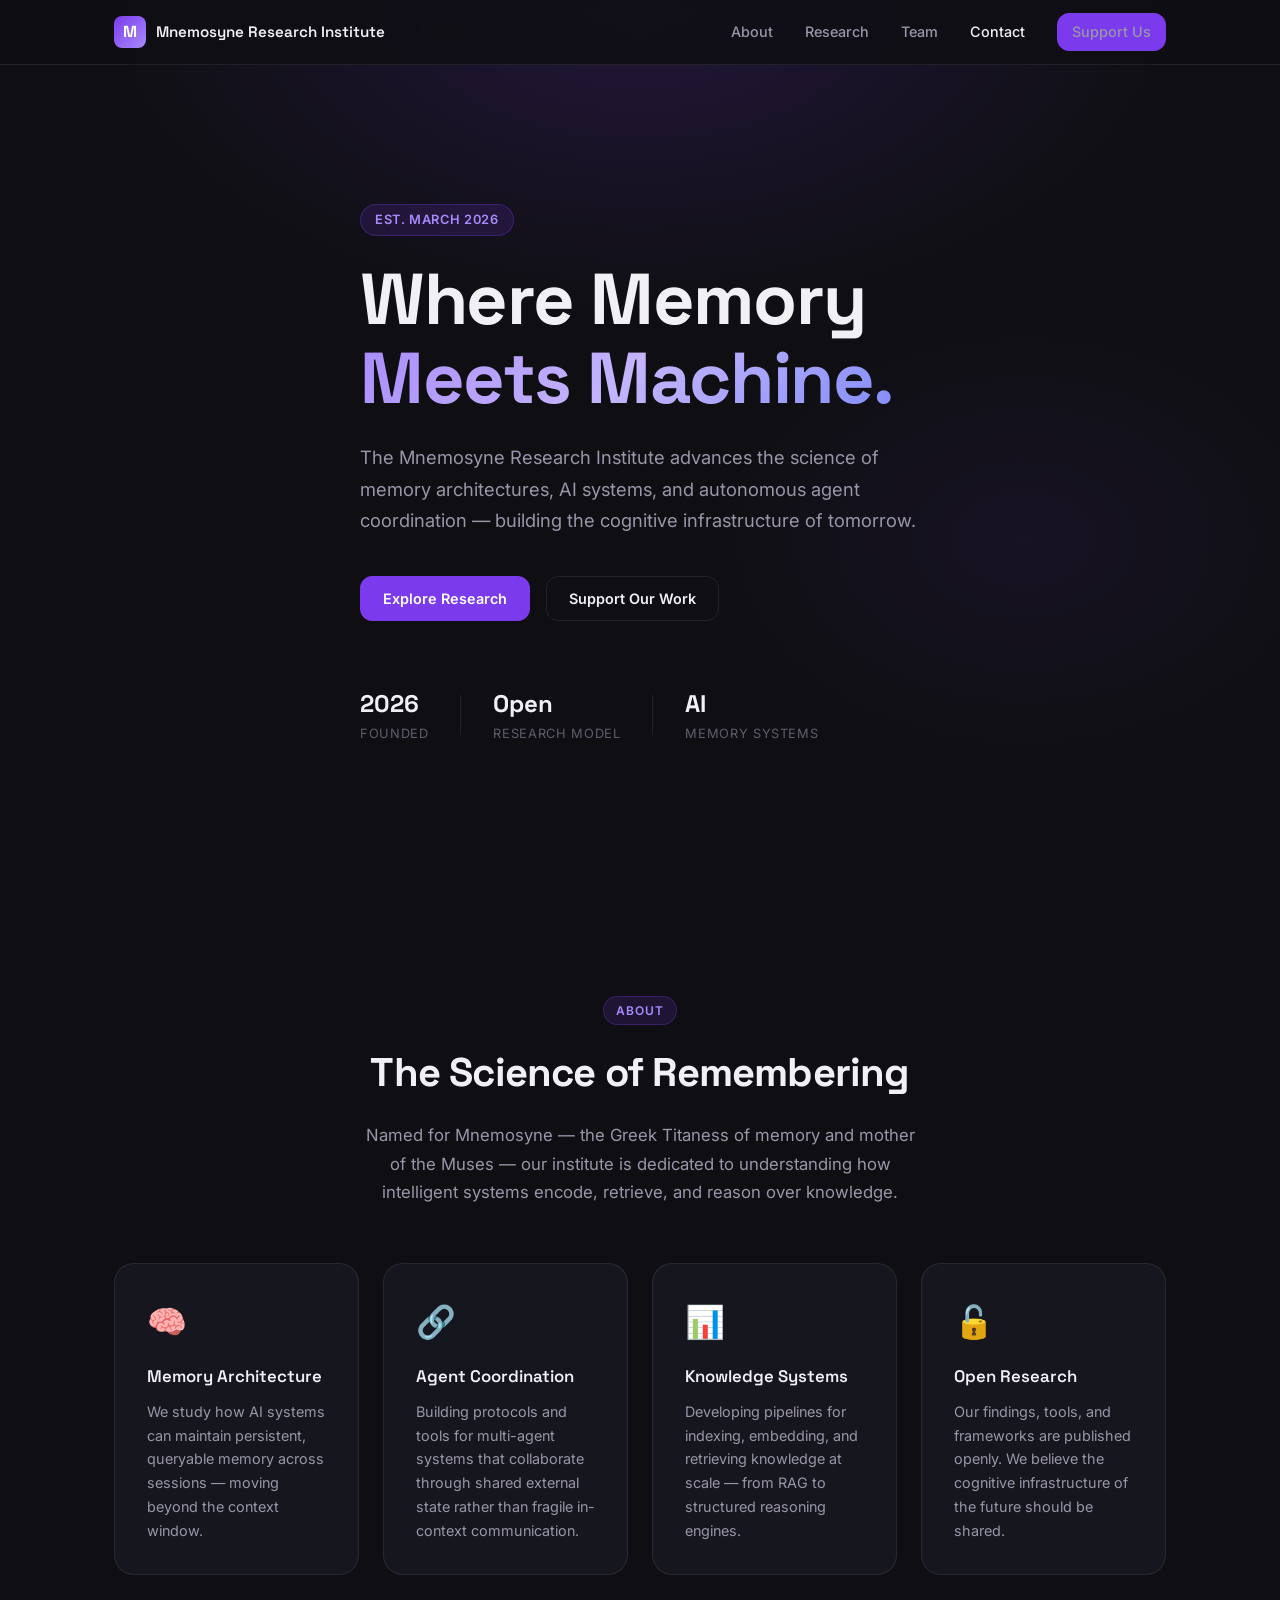
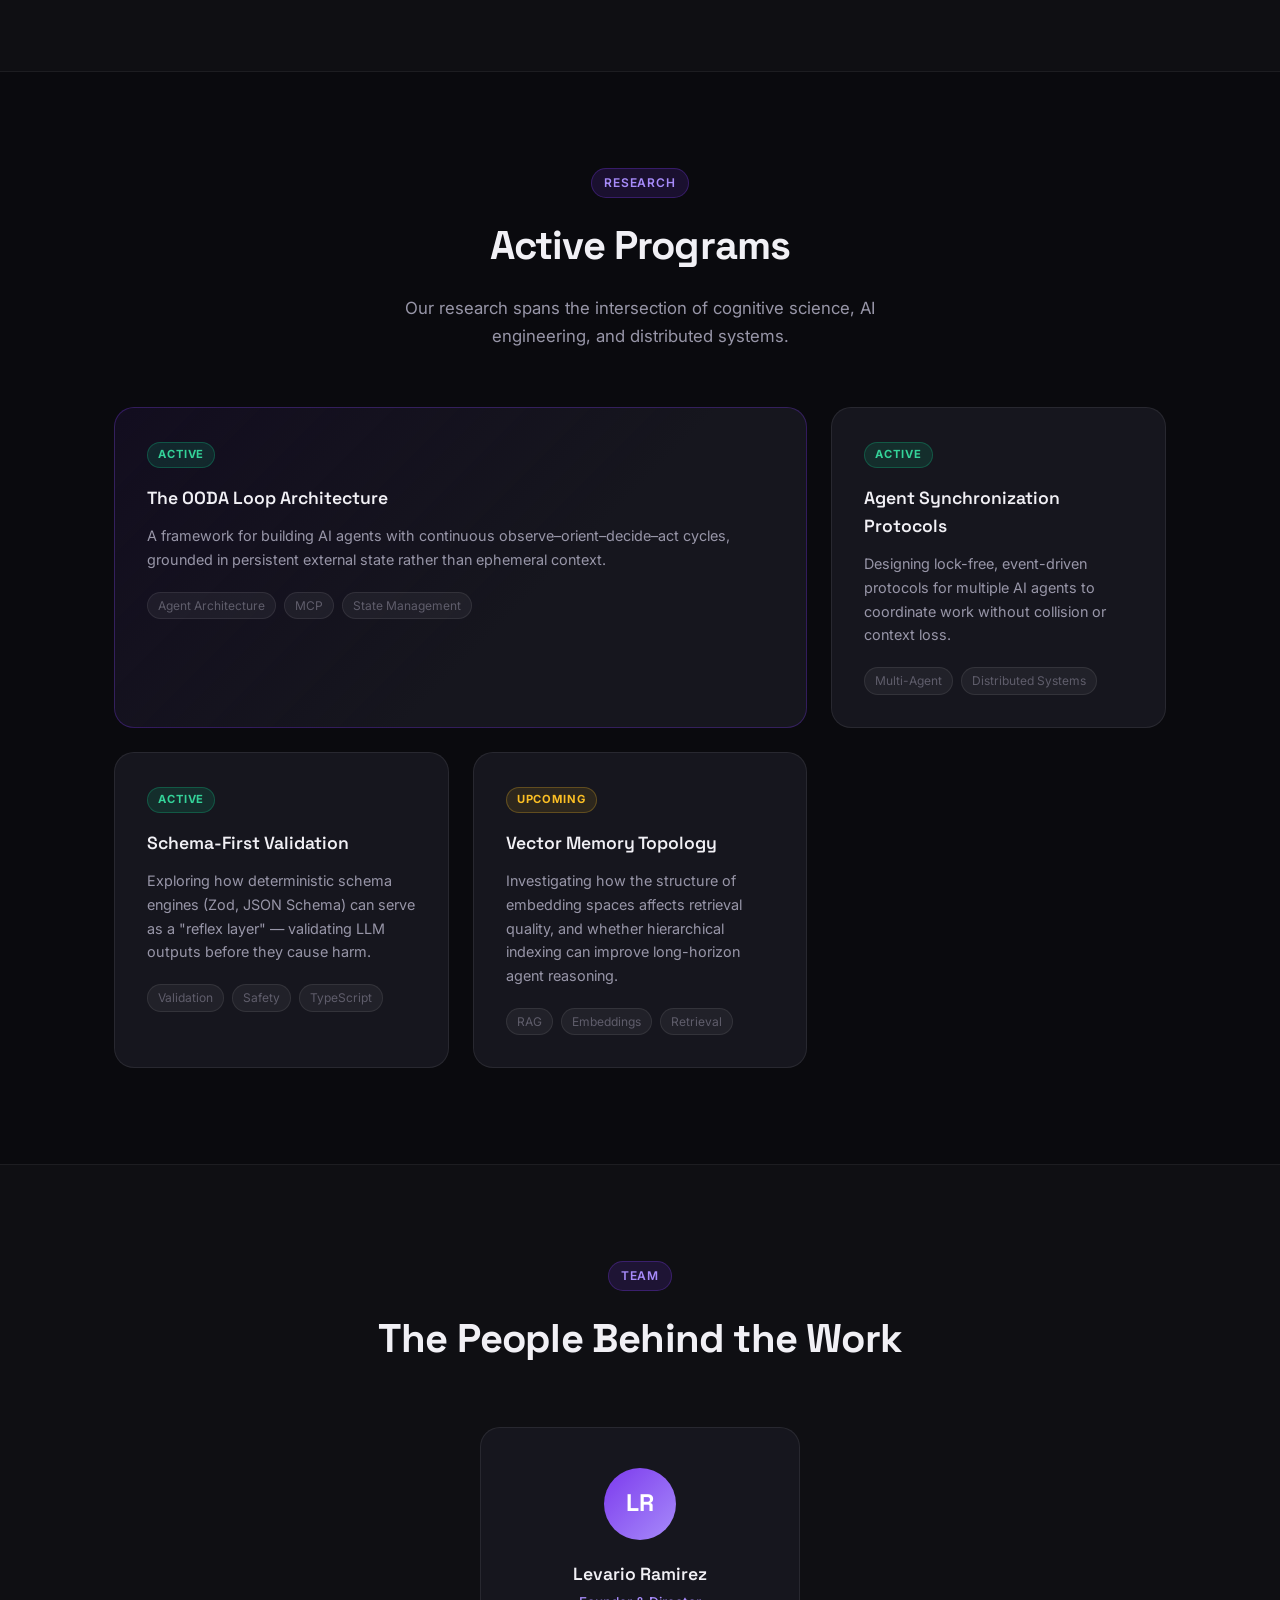
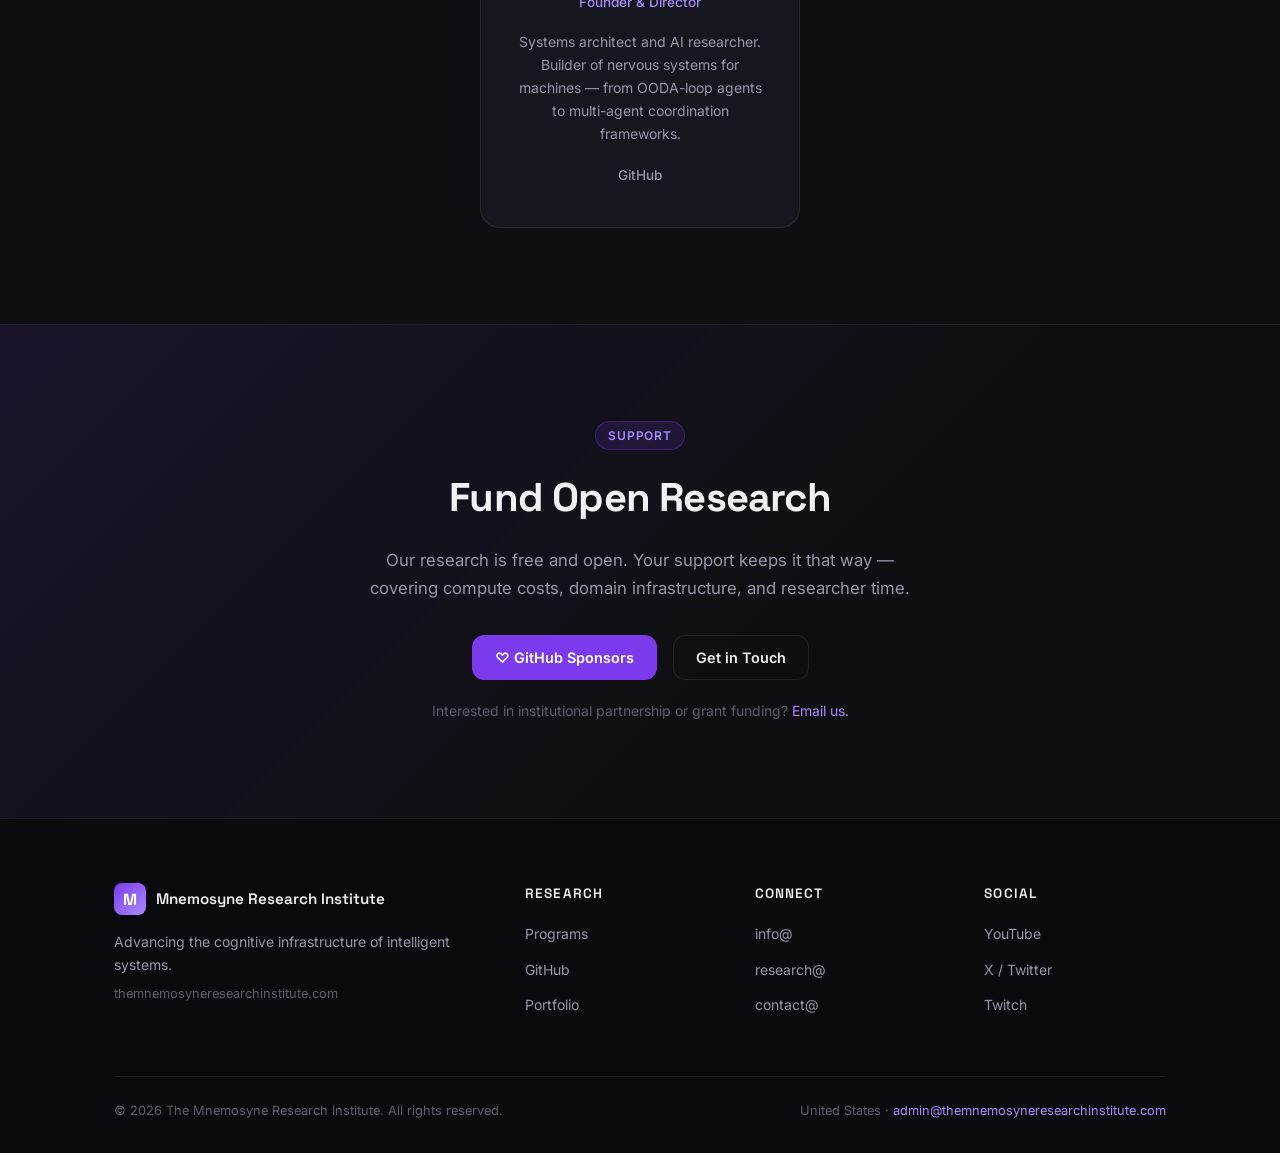
<file: website/index.html>
<!DOCTYPE html>
<html lang="en">
<head>
  <meta charset="UTF-8" />
  <meta name="viewport" content="width=device-width, initial-scale=1.0" />
  <title>The Mnemosyne Research Institute</title>
  <meta name="description" content="Advancing the science of memory, AI systems, and agent coordination. The Mnemosyne Research Institute is dedicated to open research at the frontier of machine cognition." />
  <link rel="stylesheet" href="style.css" />
  <link rel="preconnect" href="https://fonts.googleapis.com" />
  <link href="https://fonts.googleapis.com/css2?family=Inter:wght@300;400;500;600;700&family=Space+Grotesk:wght@400;500;700&display=swap" rel="stylesheet" />
</head>
<body>

  <!-- NAV -->
  <nav class="nav">
    <div class="nav-inner">
      <a href="#" class="nav-logo">
        <span class="logo-mark">M</span>
        <span class="logo-text">Mnemosyne Research Institute</span>
      </a>
      <ul class="nav-links">
        <li><a href="#about">About</a></li>
        <li><a href="#research">Research</a></li>
        <li><a href="#team">Team</a></li>
        <li><a href="#contact">Contact</a></li>
        <li><a href="#donate" class="btn btn-sm">Support Us</a></li>
      </ul>
      <button class="nav-toggle" aria-label="Toggle menu">&#9776;</button>
    </div>
  </nav>

  <!-- HERO -->
  <section class="hero">
    <div class="hero-bg"></div>
    <div class="container">
      <div class="hero-badge">Est. March 2026</div>
      <h1 class="hero-title">
        Where Memory<br />
        <span class="gradient-text">Meets Machine.</span>
      </h1>
      <p class="hero-subtitle">
        The Mnemosyne Research Institute advances the science of memory architectures,
        AI systems, and autonomous agent coordination — building the cognitive infrastructure
        of tomorrow.
      </p>
      <div class="hero-actions">
        <a href="#research" class="btn btn-primary">Explore Research</a>
        <a href="#donate" class="btn btn-outline">Support Our Work</a>
      </div>
      <div class="hero-stats">
        <div class="stat">
          <span class="stat-value">2026</span>
          <span class="stat-label">Founded</span>
        </div>
        <div class="stat-divider"></div>
        <div class="stat">
          <span class="stat-value">Open</span>
          <span class="stat-label">Research Model</span>
        </div>
        <div class="stat-divider"></div>
        <div class="stat">
          <span class="stat-value">AI</span>
          <span class="stat-label">Memory Systems</span>
        </div>
      </div>
    </div>
  </section>

  <!-- ABOUT -->
  <section class="section" id="about">
    <div class="container">
      <div class="section-header">
        <span class="section-tag">About</span>
        <h2 class="section-title">The Science of Remembering</h2>
        <p class="section-subtitle">
          Named for Mnemosyne — the Greek Titaness of memory and mother of the Muses —
          our institute is dedicated to understanding how intelligent systems encode,
          retrieve, and reason over knowledge.
        </p>
      </div>
      <div class="about-grid">
        <div class="about-card">
          <div class="about-icon">&#129504;</div>
          <h3>Memory Architecture</h3>
          <p>We study how AI systems can maintain persistent, queryable memory across sessions — moving beyond the context window.</p>
        </div>
        <div class="about-card">
          <div class="about-icon">&#128279;</div>
          <h3>Agent Coordination</h3>
          <p>Building protocols and tools for multi-agent systems that collaborate through shared external state rather than fragile in-context communication.</p>
        </div>
        <div class="about-card">
          <div class="about-icon">&#128202;</div>
          <h3>Knowledge Systems</h3>
          <p>Developing pipelines for indexing, embedding, and retrieving knowledge at scale — from RAG to structured reasoning engines.</p>
        </div>
        <div class="about-card">
          <div class="about-icon">&#128275;</div>
          <h3>Open Research</h3>
          <p>Our findings, tools, and frameworks are published openly. We believe the cognitive infrastructure of the future should be shared.</p>
        </div>
      </div>
    </div>
  </section>

  <!-- RESEARCH -->
  <section class="section section-dark" id="research">
    <div class="container">
      <div class="section-header">
        <span class="section-tag">Research</span>
        <h2 class="section-title">Active Programs</h2>
        <p class="section-subtitle">
          Our research spans the intersection of cognitive science, AI engineering, and distributed systems.
        </p>
      </div>
      <div class="research-grid">
        <div class="research-card featured">
          <div class="research-status active">Active</div>
          <h3>The OODA Loop Architecture</h3>
          <p>A framework for building AI agents with continuous observe–orient–decide–act cycles, grounded in persistent external state rather than ephemeral context.</p>
          <div class="research-tags">
            <span>Agent Architecture</span>
            <span>MCP</span>
            <span>State Management</span>
          </div>
        </div>
        <div class="research-card">
          <div class="research-status active">Active</div>
          <h3>Agent Synchronization Protocols</h3>
          <p>Designing lock-free, event-driven protocols for multiple AI agents to coordinate work without collision or context loss.</p>
          <div class="research-tags">
            <span>Multi-Agent</span>
            <span>Distributed Systems</span>
          </div>
        </div>
        <div class="research-card">
          <div class="research-status active">Active</div>
          <h3>Schema-First Validation</h3>
          <p>Exploring how deterministic schema engines (Zod, JSON Schema) can serve as a "reflex layer" — validating LLM outputs before they cause harm.</p>
          <div class="research-tags">
            <span>Validation</span>
            <span>Safety</span>
            <span>TypeScript</span>
          </div>
        </div>
        <div class="research-card">
          <div class="research-status upcoming">Upcoming</div>
          <h3>Vector Memory Topology</h3>
          <p>Investigating how the structure of embedding spaces affects retrieval quality, and whether hierarchical indexing can improve long-horizon agent reasoning.</p>
          <div class="research-tags">
            <span>RAG</span>
            <span>Embeddings</span>
            <span>Retrieval</span>
          </div>
        </div>
      </div>
    </div>
  </section>

  <!-- TEAM -->
  <section class="section" id="team">
    <div class="container">
      <div class="section-header">
        <span class="section-tag">Team</span>
        <h2 class="section-title">The People Behind the Work</h2>
      </div>
      <div class="team-grid">
        <div class="team-card">
          <div class="team-avatar">LR</div>
          <h3>Levario Ramirez</h3>
          <p class="team-role">Founder &amp; Director</p>
          <p class="team-bio">Systems architect and AI researcher. Builder of nervous systems for machines — from OODA-loop agents to multi-agent coordination frameworks.</p>
          <div class="team-links">
            <a href="https://github.com/Mnehmos" target="_blank" rel="noopener">GitHub</a>
          </div>
        </div>
      </div>
    </div>
  </section>

  <!-- DONATE -->
  <section class="section section-cta" id="donate">
    <div class="container">
      <div class="cta-inner">
        <span class="section-tag">Support</span>
        <h2 class="section-title">Fund Open Research</h2>
        <p class="section-subtitle">
          Our research is free and open. Your support keeps it that way — covering
          compute costs, domain infrastructure, and researcher time.
        </p>
        <div class="donate-options">
          <a href="https://github.com/sponsors/Mnehmos" target="_blank" rel="noopener" class="btn btn-primary">
            &#9825; GitHub Sponsors
          </a>
          <a href="mailto:contact@themnemosyneresearchinstitute.com" class="btn btn-outline">
            Get in Touch
          </a>
        </div>
        <p class="donate-note">Interested in institutional partnership or grant funding? <a href="mailto:research@themnemosyneresearchinstitute.com">Email us.</a></p>
      </div>
    </div>
  </section>

  <!-- CONTACT / FOOTER -->
  <footer class="footer" id="contact">
    <div class="container">
      <div class="footer-grid">
        <div class="footer-brand">
          <div class="nav-logo">
            <span class="logo-mark">M</span>
            <span class="logo-text">Mnemosyne Research Institute</span>
          </div>
          <p>Advancing the cognitive infrastructure of intelligent systems.</p>
          <p class="footer-domain">themnemosyneresearchinstitute.com</p>
        </div>
        <div class="footer-links">
          <h4>Research</h4>
          <ul>
            <li><a href="#research">Programs</a></li>
            <li><a href="https://github.com/Mnehmos" target="_blank" rel="noopener">GitHub</a></li>
            <li><a href="https://mnehmos.github.io/Mnehmos/" target="_blank" rel="noopener">Portfolio</a></li>
          </ul>
        </div>
        <div class="footer-links">
          <h4>Connect</h4>
          <ul>
            <li><a href="mailto:info@themnemosyneresearchinstitute.com">info@</a></li>
            <li><a href="mailto:research@themnemosyneresearchinstitute.com">research@</a></li>
            <li><a href="mailto:contact@themnemosyneresearchinstitute.com">contact@</a></li>
          </ul>
        </div>
        <div class="footer-links">
          <h4>Social</h4>
          <ul>
            <li><a href="https://youtube.com/@MnemosyneResearch" target="_blank" rel="noopener">YouTube</a></li>
            <li><a href="https://x.com/MnemosyneRI" target="_blank" rel="noopener">X / Twitter</a></li>
            <li><a href="https://twitch.tv/MnemosyneRI" target="_blank" rel="noopener">Twitch</a></li>
          </ul>
        </div>
      </div>
      <div class="footer-bottom">
        <p>&copy; 2026 The Mnemosyne Research Institute. All rights reserved.</p>
        <p>United States &middot; <a href="mailto:admin@themnemosyneresearchinstitute.com">admin@themnemosyneresearchinstitute.com</a></p>
      </div>
    </div>
  </footer>

  <script src="main.js"></script>
</body>
</html>
</file>
<file: style.css>
/* ============================================================
   The Mnemosyne Research Institute — Stylesheet
   Dark theme, purple accent, Inter + Space Grotesk
   ============================================================ */

:root {
  --primary: #7c3aed;
  --primary-hover: #6d28d9;
  --primary-light: #a78bfa;
  --primary-glow: rgba(124, 58, 237, 0.3);

  --bg-base: #0f0f13;
  --bg-card: #16161e;
  --bg-card-hover: #1e1e2a;
  --bg-dark: #0a0a0e;

  --text-primary: #f1f0f5;
  --text-secondary: #9896a8;
  --text-muted: #5f5d6b;

  --border: rgba(255, 255, 255, 0.08);
  --border-hover: rgba(124, 58, 237, 0.4);

  --font-sans: 'Inter', system-ui, -apple-system, sans-serif;
  --font-display: 'Space Grotesk', system-ui, sans-serif;

  --radius-sm: 0.375rem;
  --radius: 0.75rem;
  --radius-lg: 1.25rem;

  --shadow-glow: 0 0 40px rgba(124, 58, 237, 0.15);
  --transition: 200ms ease;
}

/* RESET */
*, *::before, *::after { box-sizing: border-box; margin: 0; padding: 0; }
html { scroll-behavior: smooth; }
body {
  background: var(--bg-base);
  color: var(--text-primary);
  font-family: var(--font-sans);
  font-size: 1rem;
  line-height: 1.6;
  -webkit-font-smoothing: antialiased;
}
a { color: var(--primary-light); text-decoration: none; transition: color var(--transition); }
a:hover { color: #fff; }
img { max-width: 100%; display: block; }

/* CONTAINER */
.container {
  max-width: 1100px;
  margin: 0 auto;
  padding: 0 1.5rem;
}

/* ============================================================
   NAV
   ============================================================ */
.nav {
  position: fixed;
  top: 0; left: 0; right: 0;
  z-index: 100;
  background: rgba(15, 15, 19, 0.85);
  backdrop-filter: blur(12px);
  border-bottom: 1px solid var(--border);
}
.nav-inner {
  max-width: 1100px;
  margin: 0 auto;
  padding: 0 1.5rem;
  height: 64px;
  display: flex;
  align-items: center;
  justify-content: space-between;
}
.nav-logo {
  display: flex;
  align-items: center;
  gap: 0.625rem;
  color: var(--text-primary);
  font-family: var(--font-display);
  font-weight: 600;
  font-size: 0.95rem;
}
.logo-mark {
  width: 32px;
  height: 32px;
  background: linear-gradient(135deg, var(--primary), var(--primary-light));
  border-radius: 8px;
  display: flex;
  align-items: center;
  justify-content: center;
  font-weight: 700;
  font-size: 1rem;
  color: white;
  flex-shrink: 0;
}
.nav-links {
  display: flex;
  align-items: center;
  gap: 2rem;
  list-style: none;
}
.nav-links a {
  color: var(--text-secondary);
  font-size: 0.9rem;
  font-weight: 500;
}
.nav-links a:hover { color: var(--text-primary); }
.nav-toggle {
  display: none;
  background: none;
  border: none;
  color: var(--text-primary);
  font-size: 1.5rem;
  cursor: pointer;
}

/* ============================================================
   BUTTONS
   ============================================================ */
.btn {
  display: inline-flex;
  align-items: center;
  gap: 0.5rem;
  padding: 0.625rem 1.375rem;
  border-radius: var(--radius);
  font-size: 0.9rem;
  font-weight: 600;
  font-family: var(--font-sans);
  cursor: pointer;
  transition: all var(--transition);
  border: 1.5px solid transparent;
  text-decoration: none;
}
.btn-primary {
  background: var(--primary);
  color: white;
  border-color: var(--primary);
}
.btn-primary:hover {
  background: var(--primary-hover);
  border-color: var(--primary-hover);
  color: white;
  box-shadow: 0 0 20px var(--primary-glow);
  transform: translateY(-1px);
}
.btn-outline {
  background: transparent;
  color: var(--text-primary);
  border-color: var(--border);
}
.btn-outline:hover {
  border-color: var(--primary);
  color: var(--primary-light);
  background: rgba(124, 58, 237, 0.08);
}
.btn-sm {
  padding: 0.375rem 0.875rem;
  font-size: 0.825rem;
  background: var(--primary);
  color: white;
  border-color: var(--primary);
}
.btn-sm:hover {
  background: var(--primary-hover);
  color: white;
}

/* ============================================================
   HERO
   ============================================================ */
.hero {
  position: relative;
  min-height: 100vh;
  display: flex;
  align-items: center;
  padding: 8rem 0 5rem;
  overflow: hidden;
}
.hero-bg {
  position: absolute;
  inset: 0;
  background:
    radial-gradient(ellipse 60% 50% at 50% 0%, rgba(124, 58, 237, 0.18) 0%, transparent 70%),
    radial-gradient(ellipse 40% 40% at 80% 60%, rgba(124, 58, 237, 0.08) 0%, transparent 60%);
  pointer-events: none;
}
.hero .container { position: relative; z-index: 1; }
.hero-badge {
  display: inline-block;
  background: rgba(124, 58, 237, 0.15);
  border: 1px solid rgba(124, 58, 237, 0.3);
  color: var(--primary-light);
  font-size: 0.8rem;
  font-weight: 600;
  padding: 0.3rem 0.875rem;
  border-radius: 100px;
  margin-bottom: 1.5rem;
  letter-spacing: 0.05em;
  text-transform: uppercase;
}
.hero-title {
  font-family: var(--font-display);
  font-size: clamp(2.5rem, 6vw, 4.5rem);
  font-weight: 700;
  line-height: 1.1;
  letter-spacing: -0.02em;
  margin-bottom: 1.5rem;
  max-width: 700px;
}
.gradient-text {
  background: linear-gradient(135deg, var(--primary-light), #c4b5fd, #818cf8);
  -webkit-background-clip: text;
  -webkit-text-fill-color: transparent;
  background-clip: text;
}
.hero-subtitle {
  font-size: 1.15rem;
  color: var(--text-secondary);
  max-width: 560px;
  margin-bottom: 2.5rem;
  line-height: 1.7;
}
.hero-actions {
  display: flex;
  gap: 1rem;
  flex-wrap: wrap;
  margin-bottom: 4rem;
}
.hero-stats {
  display: flex;
  align-items: center;
  gap: 2rem;
}
.stat { display: flex; flex-direction: column; }
.stat-value {
  font-family: var(--font-display);
  font-size: 1.5rem;
  font-weight: 700;
  color: var(--text-primary);
}
.stat-label {
  font-size: 0.8rem;
  color: var(--text-muted);
  text-transform: uppercase;
  letter-spacing: 0.05em;
}
.stat-divider {
  width: 1px;
  height: 40px;
  background: var(--border);
}

/* ============================================================
   SECTIONS
   ============================================================ */
.section { padding: 6rem 0; }
.section-dark {
  background: var(--bg-dark);
  border-top: 1px solid var(--border);
  border-bottom: 1px solid var(--border);
}
.section-cta {
  background: linear-gradient(135deg, rgba(124, 58, 237, 0.1) 0%, transparent 60%);
  border-top: 1px solid var(--border);
}
.section-header {
  text-align: center;
  margin-bottom: 3.5rem;
}
.section-tag {
  display: inline-block;
  background: rgba(124, 58, 237, 0.15);
  border: 1px solid rgba(124, 58, 237, 0.3);
  color: var(--primary-light);
  font-size: 0.75rem;
  font-weight: 600;
  padding: 0.25rem 0.75rem;
  border-radius: 100px;
  margin-bottom: 1rem;
  letter-spacing: 0.08em;
  text-transform: uppercase;
}
.section-title {
  font-family: var(--font-display);
  font-size: clamp(1.75rem, 4vw, 2.5rem);
  font-weight: 700;
  letter-spacing: -0.02em;
  margin-bottom: 1rem;
  color: var(--text-primary);
}
.section-subtitle {
  font-size: 1.05rem;
  color: var(--text-secondary);
  max-width: 560px;
  margin: 0 auto;
  line-height: 1.7;
}

/* ============================================================
   ABOUT CARDS
   ============================================================ */
.about-grid {
  display: grid;
  grid-template-columns: repeat(auto-fit, minmax(240px, 1fr));
  gap: 1.5rem;
}
.about-card {
  background: var(--bg-card);
  border: 1px solid var(--border);
  border-radius: var(--radius-lg);
  padding: 2rem;
  transition: all var(--transition);
}
.about-card:hover {
  border-color: var(--border-hover);
  background: var(--bg-card-hover);
  transform: translateY(-2px);
  box-shadow: var(--shadow-glow);
}
.about-icon {
  font-size: 2rem;
  margin-bottom: 1rem;
}
.about-card h3 {
  font-family: var(--font-display);
  font-size: 1.05rem;
  font-weight: 600;
  margin-bottom: 0.625rem;
}
.about-card p {
  font-size: 0.9rem;
  color: var(--text-secondary);
  line-height: 1.65;
}

/* ============================================================
   RESEARCH CARDS
   ============================================================ */
.research-grid {
  display: grid;
  grid-template-columns: repeat(auto-fit, minmax(280px, 1fr));
  gap: 1.5rem;
}
.research-card {
  background: var(--bg-card);
  border: 1px solid var(--border);
  border-radius: var(--radius-lg);
  padding: 2rem;
  position: relative;
  transition: all var(--transition);
}
.research-card:hover {
  border-color: var(--border-hover);
  transform: translateY(-2px);
}
.research-card.featured {
  border-color: rgba(124, 58, 237, 0.3);
  background: linear-gradient(135deg, rgba(124, 58, 237, 0.08) 0%, var(--bg-card) 60%);
  grid-column: span 2;
}
.research-status {
  display: inline-block;
  font-size: 0.7rem;
  font-weight: 700;
  padding: 0.2rem 0.625rem;
  border-radius: 100px;
  margin-bottom: 1rem;
  text-transform: uppercase;
  letter-spacing: 0.08em;
}
.research-status.active {
  background: rgba(16, 185, 129, 0.15);
  color: #34d399;
  border: 1px solid rgba(16, 185, 129, 0.3);
}
.research-status.upcoming {
  background: rgba(251, 191, 36, 0.1);
  color: #fbbf24;
  border: 1px solid rgba(251, 191, 36, 0.25);
}
.research-card h3 {
  font-family: var(--font-display);
  font-size: 1.1rem;
  font-weight: 600;
  margin-bottom: 0.75rem;
}
.research-card p {
  font-size: 0.9rem;
  color: var(--text-secondary);
  line-height: 1.65;
  margin-bottom: 1.25rem;
}
.research-tags {
  display: flex;
  flex-wrap: wrap;
  gap: 0.5rem;
}
.research-tags span {
  background: rgba(255,255,255,0.05);
  border: 1px solid var(--border);
  color: var(--text-muted);
  font-size: 0.75rem;
  padding: 0.2rem 0.625rem;
  border-radius: 100px;
}

/* ============================================================
   TEAM
   ============================================================ */
.team-grid {
  display: flex;
  justify-content: center;
  gap: 2rem;
  flex-wrap: wrap;
}
.team-card {
  background: var(--bg-card);
  border: 1px solid var(--border);
  border-radius: var(--radius-lg);
  padding: 2.5rem 2rem;
  text-align: center;
  max-width: 320px;
  width: 100%;
  transition: all var(--transition);
}
.team-card:hover {
  border-color: var(--border-hover);
  transform: translateY(-2px);
  box-shadow: var(--shadow-glow);
}
.team-avatar {
  width: 72px;
  height: 72px;
  background: linear-gradient(135deg, var(--primary), var(--primary-light));
  border-radius: 50%;
  display: flex;
  align-items: center;
  justify-content: center;
  font-family: var(--font-display);
  font-size: 1.5rem;
  font-weight: 700;
  color: white;
  margin: 0 auto 1.25rem;
}
.team-card h3 {
  font-family: var(--font-display);
  font-size: 1.1rem;
  font-weight: 600;
  margin-bottom: 0.25rem;
}
.team-role {
  color: var(--primary-light);
  font-size: 0.85rem;
  font-weight: 500;
  margin-bottom: 1rem;
}
.team-bio {
  font-size: 0.875rem;
  color: var(--text-secondary);
  line-height: 1.65;
  margin-bottom: 1.25rem;
}
.team-links {
  display: flex;
  justify-content: center;
  gap: 1rem;
}
.team-links a {
  font-size: 0.85rem;
  font-weight: 500;
  color: var(--text-secondary);
}
.team-links a:hover { color: var(--primary-light); }

/* ============================================================
   DONATE / CTA
   ============================================================ */
.cta-inner { text-align: center; }
.donate-options {
  display: flex;
  gap: 1rem;
  justify-content: center;
  flex-wrap: wrap;
  margin: 2rem 0 1.25rem;
}
.donate-note {
  font-size: 0.875rem;
  color: var(--text-muted);
}
.donate-note a { color: var(--primary-light); }

/* ============================================================
   FOOTER
   ============================================================ */
.footer {
  background: var(--bg-dark);
  border-top: 1px solid var(--border);
  padding: 4rem 0 2rem;
}
.footer-grid {
  display: grid;
  grid-template-columns: 2fr 1fr 1fr 1fr;
  gap: 3rem;
  margin-bottom: 3rem;
}
.footer-brand p {
  font-size: 0.875rem;
  color: var(--text-secondary);
  margin-top: 1rem;
  line-height: 1.6;
}
.footer-domain {
  font-size: 0.8rem !important;
  color: var(--text-muted) !important;
  margin-top: 0.5rem !important;
}
.footer-links h4 {
  font-family: var(--font-display);
  font-size: 0.85rem;
  font-weight: 600;
  color: var(--text-primary);
  margin-bottom: 1rem;
  text-transform: uppercase;
  letter-spacing: 0.08em;
}
.footer-links ul { list-style: none; }
.footer-links li { margin-bottom: 0.625rem; }
.footer-links a {
  font-size: 0.875rem;
  color: var(--text-secondary);
}
.footer-links a:hover { color: var(--primary-light); }
.footer-bottom {
  border-top: 1px solid var(--border);
  padding-top: 1.5rem;
  display: flex;
  justify-content: space-between;
  flex-wrap: wrap;
  gap: 0.5rem;
}
.footer-bottom p {
  font-size: 0.8rem;
  color: var(--text-muted);
}

/* ============================================================
   RESPONSIVE
   ============================================================ */
@media (max-width: 768px) {
  .nav-links { display: none; }
  .nav-toggle { display: block; }
  .nav-links.open {
    display: flex;
    flex-direction: column;
    position: fixed;
    top: 64px; left: 0; right: 0;
    background: var(--bg-dark);
    padding: 1.5rem;
    border-bottom: 1px solid var(--border);
    gap: 1.25rem;
    align-items: flex-start;
  }
  .research-card.featured { grid-column: span 1; }
  .footer-grid { grid-template-columns: 1fr 1fr; gap: 2rem; }
  .footer-brand { grid-column: span 2; }
  .footer-bottom { flex-direction: column; }
  .hero-stats { gap: 1.25rem; }
}
@media (max-width: 480px) {
  .footer-grid { grid-template-columns: 1fr; }
  .footer-brand { grid-column: span 1; }
  .hero-actions { flex-direction: column; }
}

/* ============================================================
   HERO — TWO COLUMN LAYOUT
   ============================================================ */
.hero-layout {
  display: grid;
  grid-template-columns: 1fr 1fr;
  gap: 4rem;
  align-items: center;
}
.hero-left { z-index: 1; }
.hero-right { z-index: 1; }

/* ============================================================
   TERMINAL WIDGET
   ============================================================ */
.terminal {
  background: #0d0d12;
  border: 1px solid rgba(124, 58, 237, 0.25);
  border-radius: var(--radius-lg);
  overflow: hidden;
  box-shadow: 0 0 60px rgba(124, 58, 237, 0.12), 0 24px 48px rgba(0,0,0,0.4);
  font-family: 'JetBrains Mono', 'Courier New', monospace;
  font-size: 0.8rem;
  line-height: 1.7;
}
.terminal-bar {
  background: #1a1a24;
  padding: 0.75rem 1rem;
  display: flex;
  align-items: center;
  gap: 0.5rem;
  border-bottom: 1px solid rgba(255,255,255,0.06);
}
.t-dot {
  width: 12px;
  height: 12px;
  border-radius: 50%;
  flex-shrink: 0;
}
.t-red    { background: #ff5f57; }
.t-yellow { background: #ffbd2e; }
.t-green  { background: #28c840; }
.t-title {
  margin-left: 0.5rem;
  color: #5f5d6b;
  font-size: 0.75rem;
}
.terminal-body {
  padding: 1.25rem 1.5rem;
}
.t-line {
  white-space: pre;
  min-height: 1.4em;
}
.t-comment  { color: #5c6370; }
.t-keyword  { color: #c678dd; }
.t-class    { color: #e5c07b; }
.t-fn       { color: #61afef; }
.t-string   { color: #98c379; }
.t-var      { color: #abb2bf; }
.t-op       { color: #56b6c2; }
.t-badge {
  display: inline-block;
  font-size: 0.65rem;
  padding: 0.1rem 0.5rem;
  border-radius: 100px;
  vertical-align: middle;
  margin-left: 0.25rem;
}
.t-badge-active {
  background: rgba(16,185,129,0.18);
  color: #34d399;
  border: 1px solid rgba(16,185,129,0.3);
}
.t-badge-ship {
  background: rgba(124,58,237,0.2);
  color: #a78bfa;
  border: 1px solid rgba(124,58,237,0.35);
}

/* ============================================================
   RESEARCH META LINE
   ============================================================ */
.research-meta {
  font-size: 0.82rem !important;
  color: var(--primary-light) !important;
  background: rgba(124,58,237,0.08);
  border-left: 2px solid var(--primary);
  padding: 0.5rem 0.75rem !important;
  border-radius: 0 var(--radius-sm) var(--radius-sm) 0;
  margin-bottom: 1rem !important;
}
.research-status.ship {
  background: rgba(124,58,237,0.15);
  color: #a78bfa;
  border: 1px solid rgba(124,58,237,0.3);
}

/* ============================================================
   FINDINGS GRID
   ============================================================ */
.findings-grid {
  display: grid;
  grid-template-columns: repeat(3, 1fr);
  gap: 1.5rem;
}
.finding-card {
  background: var(--bg-card);
  border: 1px solid var(--border);
  border-radius: var(--radius-lg);
  padding: 2rem;
  position: relative;
  transition: all var(--transition);
}
.finding-card:hover {
  border-color: var(--border-hover);
  transform: translateY(-2px);
  box-shadow: var(--shadow-glow);
}
.finding-number {
  font-family: 'JetBrains Mono', monospace;
  font-size: 0.75rem;
  color: var(--primary-light);
  font-weight: 500;
  letter-spacing: 0.1em;
  margin-bottom: 0.75rem;
  opacity: 0.7;
}
.finding-card h3 {
  font-family: var(--font-display);
  font-size: 1rem;
  font-weight: 600;
  margin-bottom: 0.75rem;
  color: var(--text-primary);
}
.finding-card p {
  font-size: 0.875rem;
  color: var(--text-secondary);
  line-height: 1.65;
  margin-bottom: 1rem;
}
.finding-source {
  font-family: 'JetBrains Mono', monospace;
  font-size: 0.7rem;
  color: var(--text-muted);
  display: block;
}

/* ============================================================
   PRODUCTS SECTION
   ============================================================ */
.products-grid {
  display: grid;
  grid-template-columns: 2fr 1fr 1fr;
  gap: 1.5rem;
  align-items: start;
}
.product-card {
  background: var(--bg-card);
  border: 1px solid var(--border);
  border-radius: var(--radius-lg);
  padding: 2rem;
  transition: all var(--transition);
}
.product-card:hover {
  border-color: var(--border-hover);
  transform: translateY(-2px);
}
.product-featured {
  border-color: rgba(124,58,237,0.3);
  background: linear-gradient(135deg, rgba(124,58,237,0.08) 0%, var(--bg-card) 60%);
}
.product-header {
  display: flex;
  align-items: center;
  gap: 1rem;
  margin-bottom: 1rem;
}
.product-logo {
  width: 48px;
  height: 48px;
  background: linear-gradient(135deg, var(--primary), var(--primary-light));
  border-radius: 10px;
  display: flex;
  align-items: center;
  justify-content: center;
  font-family: var(--font-display);
  font-size: 0.85rem;
  font-weight: 700;
  color: white;
  flex-shrink: 0;
}
.product-logo-sm {
  width: 40px;
  height: 40px;
  font-size: 0.7rem;
  border-radius: 8px;
}
.product-header h3 {
  font-family: var(--font-display);
  font-size: 1.1rem;
  font-weight: 600;
  margin-bottom: 0.2rem;
}
.product-status {
  display: inline-block;
  font-size: 0.7rem;
  font-weight: 700;
  padding: 0.15rem 0.5rem;
  border-radius: 100px;
  background: rgba(16,185,129,0.15);
  color: #34d399;
  border: 1px solid rgba(16,185,129,0.3);
  text-transform: uppercase;
  letter-spacing: 0.06em;
}
.product-card p {
  font-size: 0.875rem;
  color: var(--text-secondary);
  line-height: 1.65;
  margin-bottom: 1.5rem;
}
.product-stats {
  display: flex;
  gap: 1.5rem;
  margin-bottom: 1.5rem;
  flex-wrap: wrap;
}
.ps { display: flex; flex-direction: column; }
.ps-val {
  font-family: var(--font-display);
  font-size: 1.25rem;
  font-weight: 700;
  color: var(--text-primary);
  line-height: 1;
}
.ps-lbl {
  font-size: 0.72rem;
  color: var(--text-muted);
  text-transform: uppercase;
  letter-spacing: 0.05em;
  margin-top: 0.2rem;
}

/* ============================================================
   RESPONSIVE — NEW SECTIONS
   ============================================================ */
@media (max-width: 1024px) {
  .hero-layout { grid-template-columns: 1fr; gap: 3rem; }
  .hero-right { display: none; }
  .findings-grid { grid-template-columns: repeat(2, 1fr); }
  .products-grid { grid-template-columns: 1fr; }
}
@media (max-width: 768px) {
  .findings-grid { grid-template-columns: 1fr; }
  .products-grid { grid-template-columns: 1fr; }
}


/* ============================================================
   NLS TERMINAL — additional token colors
   ============================================================ */
.t-directive { color: #c678dd; font-style: italic; }   /* @module @version @target */
.t-anlu      { color: #e5c07b; font-weight: 500; }     /* [constraint-as-information] */
.t-section   { color: #61afef; font-weight: 600; }     /* PURPOSE: INPUTS: LOGIC: */
.t-bullet    { color: #56b6c2; }                       /* • */
.t-arrow     { color: #56b6c2; }                       /* → */
.t-num       { color: #d19a66; }                       /* 1. 2. 3. */

/* ============================================================
   WRITING SECTION
   ============================================================ */
.writing-grid {
  display: grid;
  grid-template-columns: repeat(3, 1fr);
  gap: 1.5rem;
}
.writing-card {
  display: flex;
  flex-direction: column;
  background: var(--bg-card);
  border: 1px solid var(--border);
  border-radius: var(--radius-lg);
  padding: 1.75rem;
  text-decoration: none;
  color: inherit;
  transition: all var(--transition);
}
.writing-card:hover {
  border-color: var(--border-hover);
  transform: translateY(-2px);
  box-shadow: var(--shadow-glow);
  color: inherit;
}
.writing-card-all {
  border-style: dashed;
  align-items: center;
  text-align: center;
  justify-content: center;
}
.writing-tag {
  display: inline-block;
  font-size: 0.7rem;
  font-weight: 700;
  padding: 0.2rem 0.625rem;
  border-radius: 100px;
  background: rgba(124,58,237,0.12);
  color: var(--primary-light);
  border: 1px solid rgba(124,58,237,0.25);
  text-transform: uppercase;
  letter-spacing: 0.07em;
  margin-bottom: 0.875rem;
  align-self: flex-start;
}
.writing-card-all .writing-tag { align-self: center; }
.writing-card h3 {
  font-family: var(--font-display);
  font-size: 1rem;
  font-weight: 600;
  margin-bottom: 0.625rem;
  color: var(--text-primary);
  line-height: 1.35;
}
.writing-card p {
  font-size: 0.875rem;
  color: var(--text-secondary);
  line-height: 1.65;
  flex: 1;
  margin-bottom: 1rem;
}
.writing-link {
  font-size: 0.8rem;
  font-weight: 600;
  color: var(--primary-light);
  margin-top: auto;
  align-self: flex-start;
}
.writing-card-all .writing-link { align-self: center; }

/* ============================================================
   PAPER TAGS (ANLU track)
   ============================================================ */
.research-papers {
  display: flex;
  flex-wrap: wrap;
  gap: 0.5rem;
  margin-top: 1rem;
}
.paper-tag {
  display: inline-block;
  font-size: 0.72rem;
  font-weight: 600;
  padding: 0.2rem 0.625rem;
  border-radius: 100px;
  background: rgba(124,58,237,0.1);
  color: var(--primary-light);
  border: 1px solid rgba(124,58,237,0.25);
  font-family: 'JetBrains Mono', monospace;
}
.paper-wip {
  background: rgba(251,191,36,0.08);
  color: #fbbf24;
  border-color: rgba(251,191,36,0.2);
}

/* ============================================================
   TEAM QUOTE
   ============================================================ */
.team-quote {
  font-size: 0.875rem;
  color: var(--text-muted);
  font-style: italic;
  border-left: 2px solid var(--primary);
  padding: 0.5rem 0.875rem;
  margin: 1rem 0 1.25rem;
  text-align: left;
  line-height: 1.65;
}

/* ============================================================
   PRODUCT QUOTE
   ============================================================ */
.product-quote {
  font-size: 0.8rem;
  color: var(--text-muted);
  font-style: italic;
  margin-top: -0.5rem;
  margin-bottom: 1.25rem;
  line-height: 1.5;
}

/* ============================================================
   RESPONSIVE — new sections
   ============================================================ */
@media (max-width: 1024px) {
  .writing-grid { grid-template-columns: repeat(2, 1fr); }
}
@media (max-width: 640px) {
  .writing-grid { grid-template-columns: 1fr; }
  .findings-grid { grid-template-columns: 1fr; }
}
</file>
<file: website/style.css>
/* ============================================================
   The Mnemosyne Research Institute — Stylesheet
   Dark theme, purple accent, Inter + Space Grotesk
   ============================================================ */

:root {
  --primary: #7c3aed;
  --primary-hover: #6d28d9;
  --primary-light: #a78bfa;
  --primary-glow: rgba(124, 58, 237, 0.3);

  --bg-base: #0f0f13;
  --bg-card: #16161e;
  --bg-card-hover: #1e1e2a;
  --bg-dark: #0a0a0e;

  --text-primary: #f1f0f5;
  --text-secondary: #9896a8;
  --text-muted: #5f5d6b;

  --border: rgba(255, 255, 255, 0.08);
  --border-hover: rgba(124, 58, 237, 0.4);

  --font-sans: 'Inter', system-ui, -apple-system, sans-serif;
  --font-display: 'Space Grotesk', system-ui, sans-serif;

  --radius-sm: 0.375rem;
  --radius: 0.75rem;
  --radius-lg: 1.25rem;

  --shadow-glow: 0 0 40px rgba(124, 58, 237, 0.15);
  --transition: 200ms ease;
}

/* RESET */
*, *::before, *::after { box-sizing: border-box; margin: 0; padding: 0; }
html { scroll-behavior: smooth; }
body {
  background: var(--bg-base);
  color: var(--text-primary);
  font-family: var(--font-sans);
  font-size: 1rem;
  line-height: 1.6;
  -webkit-font-smoothing: antialiased;
}
a { color: var(--primary-light); text-decoration: none; transition: color var(--transition); }
a:hover { color: #fff; }
img { max-width: 100%; display: block; }

/* CONTAINER */
.container {
  max-width: 1100px;
  margin: 0 auto;
  padding: 0 1.5rem;
}

/* ============================================================
   NAV
   ============================================================ */
.nav {
  position: fixed;
  top: 0; left: 0; right: 0;
  z-index: 100;
  background: rgba(15, 15, 19, 0.85);
  backdrop-filter: blur(12px);
  border-bottom: 1px solid var(--border);
}
.nav-inner {
  max-width: 1100px;
  margin: 0 auto;
  padding: 0 1.5rem;
  height: 64px;
  display: flex;
  align-items: center;
  justify-content: space-between;
}
.nav-logo {
  display: flex;
  align-items: center;
  gap: 0.625rem;
  color: var(--text-primary);
  font-family: var(--font-display);
  font-weight: 600;
  font-size: 0.95rem;
}
.logo-mark {
  width: 32px;
  height: 32px;
  background: linear-gradient(135deg, var(--primary), var(--primary-light));
  border-radius: 8px;
  display: flex;
  align-items: center;
  justify-content: center;
  font-weight: 700;
  font-size: 1rem;
  color: white;
  flex-shrink: 0;
}
.nav-links {
  display: flex;
  align-items: center;
  gap: 2rem;
  list-style: none;
}
.nav-links a {
  color: var(--text-secondary);
  font-size: 0.9rem;
  font-weight: 500;
}
.nav-links a:hover { color: var(--text-primary); }
.nav-toggle {
  display: none;
  background: none;
  border: none;
  color: var(--text-primary);
  font-size: 1.5rem;
  cursor: pointer;
}

/* ============================================================
   BUTTONS
   ============================================================ */
.btn {
  display: inline-flex;
  align-items: center;
  gap: 0.5rem;
  padding: 0.625rem 1.375rem;
  border-radius: var(--radius);
  font-size: 0.9rem;
  font-weight: 600;
  font-family: var(--font-sans);
  cursor: pointer;
  transition: all var(--transition);
  border: 1.5px solid transparent;
  text-decoration: none;
}
.btn-primary {
  background: var(--primary);
  color: white;
  border-color: var(--primary);
}
.btn-primary:hover {
  background: var(--primary-hover);
  border-color: var(--primary-hover);
  color: white;
  box-shadow: 0 0 20px var(--primary-glow);
  transform: translateY(-1px);
}
.btn-outline {
  background: transparent;
  color: var(--text-primary);
  border-color: var(--border);
}
.btn-outline:hover {
  border-color: var(--primary);
  color: var(--primary-light);
  background: rgba(124, 58, 237, 0.08);
}
.btn-sm {
  padding: 0.375rem 0.875rem;
  font-size: 0.825rem;
  background: var(--primary);
  color: white;
  border-color: var(--primary);
}
.btn-sm:hover {
  background: var(--primary-hover);
  color: white;
}

/* ============================================================
   HERO
   ============================================================ */
.hero {
  position: relative;
  min-height: 100vh;
  display: flex;
  align-items: center;
  padding: 8rem 0 5rem;
  overflow: hidden;
}
.hero-bg {
  position: absolute;
  inset: 0;
  background:
    radial-gradient(ellipse 60% 50% at 50% 0%, rgba(124, 58, 237, 0.18) 0%, transparent 70%),
    radial-gradient(ellipse 40% 40% at 80% 60%, rgba(124, 58, 237, 0.08) 0%, transparent 60%);
  pointer-events: none;
}
.hero .container { position: relative; z-index: 1; }
.hero-badge {
  display: inline-block;
  background: rgba(124, 58, 237, 0.15);
  border: 1px solid rgba(124, 58, 237, 0.3);
  color: var(--primary-light);
  font-size: 0.8rem;
  font-weight: 600;
  padding: 0.3rem 0.875rem;
  border-radius: 100px;
  margin-bottom: 1.5rem;
  letter-spacing: 0.05em;
  text-transform: uppercase;
}
.hero-title {
  font-family: var(--font-display);
  font-size: clamp(2.5rem, 6vw, 4.5rem);
  font-weight: 700;
  line-height: 1.1;
  letter-spacing: -0.02em;
  margin-bottom: 1.5rem;
  max-width: 700px;
}
.gradient-text {
  background: linear-gradient(135deg, var(--primary-light), #c4b5fd, #818cf8);
  -webkit-background-clip: text;
  -webkit-text-fill-color: transparent;
  background-clip: text;
}
.hero-subtitle {
  font-size: 1.15rem;
  color: var(--text-secondary);
  max-width: 560px;
  margin-bottom: 2.5rem;
  line-height: 1.7;
}
.hero-actions {
  display: flex;
  gap: 1rem;
  flex-wrap: wrap;
  margin-bottom: 4rem;
}
.hero-stats {
  display: flex;
  align-items: center;
  gap: 2rem;
}
.stat { display: flex; flex-direction: column; }
.stat-value {
  font-family: var(--font-display);
  font-size: 1.5rem;
  font-weight: 700;
  color: var(--text-primary);
}
.stat-label {
  font-size: 0.8rem;
  color: var(--text-muted);
  text-transform: uppercase;
  letter-spacing: 0.05em;
}
.stat-divider {
  width: 1px;
  height: 40px;
  background: var(--border);
}

/* ============================================================
   SECTIONS
   ============================================================ */
.section { padding: 6rem 0; }
.section-dark {
  background: var(--bg-dark);
  border-top: 1px solid var(--border);
  border-bottom: 1px solid var(--border);
}
.section-cta {
  background: linear-gradient(135deg, rgba(124, 58, 237, 0.1) 0%, transparent 60%);
  border-top: 1px solid var(--border);
}
.section-header {
  text-align: center;
  margin-bottom: 3.5rem;
}
.section-tag {
  display: inline-block;
  background: rgba(124, 58, 237, 0.15);
  border: 1px solid rgba(124, 58, 237, 0.3);
  color: var(--primary-light);
  font-size: 0.75rem;
  font-weight: 600;
  padding: 0.25rem 0.75rem;
  border-radius: 100px;
  margin-bottom: 1rem;
  letter-spacing: 0.08em;
  text-transform: uppercase;
}
.section-title {
  font-family: var(--font-display);
  font-size: clamp(1.75rem, 4vw, 2.5rem);
  font-weight: 700;
  letter-spacing: -0.02em;
  margin-bottom: 1rem;
  color: var(--text-primary);
}
.section-subtitle {
  font-size: 1.05rem;
  color: var(--text-secondary);
  max-width: 560px;
  margin: 0 auto;
  line-height: 1.7;
}

/* ============================================================
   ABOUT CARDS
   ============================================================ */
.about-grid {
  display: grid;
  grid-template-columns: repeat(auto-fit, minmax(240px, 1fr));
  gap: 1.5rem;
}
.about-card {
  background: var(--bg-card);
  border: 1px solid var(--border);
  border-radius: var(--radius-lg);
  padding: 2rem;
  transition: all var(--transition);
}
.about-card:hover {
  border-color: var(--border-hover);
  background: var(--bg-card-hover);
  transform: translateY(-2px);
  box-shadow: var(--shadow-glow);
}
.about-icon {
  font-size: 2rem;
  margin-bottom: 1rem;
}
.about-card h3 {
  font-family: var(--font-display);
  font-size: 1.05rem;
  font-weight: 600;
  margin-bottom: 0.625rem;
}
.about-card p {
  font-size: 0.9rem;
  color: var(--text-secondary);
  line-height: 1.65;
}

/* ============================================================
   RESEARCH CARDS
   ============================================================ */
.research-grid {
  display: grid;
  grid-template-columns: repeat(auto-fit, minmax(280px, 1fr));
  gap: 1.5rem;
}
.research-card {
  background: var(--bg-card);
  border: 1px solid var(--border);
  border-radius: var(--radius-lg);
  padding: 2rem;
  position: relative;
  transition: all var(--transition);
}
.research-card:hover {
  border-color: var(--border-hover);
  transform: translateY(-2px);
}
.research-card.featured {
  border-color: rgba(124, 58, 237, 0.3);
  background: linear-gradient(135deg, rgba(124, 58, 237, 0.08) 0%, var(--bg-card) 60%);
  grid-column: span 2;
}
.research-status {
  display: inline-block;
  font-size: 0.7rem;
  font-weight: 700;
  padding: 0.2rem 0.625rem;
  border-radius: 100px;
  margin-bottom: 1rem;
  text-transform: uppercase;
  letter-spacing: 0.08em;
}
.research-status.active {
  background: rgba(16, 185, 129, 0.15);
  color: #34d399;
  border: 1px solid rgba(16, 185, 129, 0.3);
}
.research-status.upcoming {
  background: rgba(251, 191, 36, 0.1);
  color: #fbbf24;
  border: 1px solid rgba(251, 191, 36, 0.25);
}
.research-card h3 {
  font-family: var(--font-display);
  font-size: 1.1rem;
  font-weight: 600;
  margin-bottom: 0.75rem;
}
.research-card p {
  font-size: 0.9rem;
  color: var(--text-secondary);
  line-height: 1.65;
  margin-bottom: 1.25rem;
}
.research-tags {
  display: flex;
  flex-wrap: wrap;
  gap: 0.5rem;
}
.research-tags span {
  background: rgba(255,255,255,0.05);
  border: 1px solid var(--border);
  color: var(--text-muted);
  font-size: 0.75rem;
  padding: 0.2rem 0.625rem;
  border-radius: 100px;
}

/* ============================================================
   TEAM
   ============================================================ */
.team-grid {
  display: flex;
  justify-content: center;
  gap: 2rem;
  flex-wrap: wrap;
}
.team-card {
  background: var(--bg-card);
  border: 1px solid var(--border);
  border-radius: var(--radius-lg);
  padding: 2.5rem 2rem;
  text-align: center;
  max-width: 320px;
  width: 100%;
  transition: all var(--transition);
}
.team-card:hover {
  border-color: var(--border-hover);
  transform: translateY(-2px);
  box-shadow: var(--shadow-glow);
}
.team-avatar {
  width: 72px;
  height: 72px;
  background: linear-gradient(135deg, var(--primary), var(--primary-light));
  border-radius: 50%;
  display: flex;
  align-items: center;
  justify-content: center;
  font-family: var(--font-display);
  font-size: 1.5rem;
  font-weight: 700;
  color: white;
  margin: 0 auto 1.25rem;
}
.team-card h3 {
  font-family: var(--font-display);
  font-size: 1.1rem;
  font-weight: 600;
  margin-bottom: 0.25rem;
}
.team-role {
  color: var(--primary-light);
  font-size: 0.85rem;
  font-weight: 500;
  margin-bottom: 1rem;
}
.team-bio {
  font-size: 0.875rem;
  color: var(--text-secondary);
  line-height: 1.65;
  margin-bottom: 1.25rem;
}
.team-links {
  display: flex;
  justify-content: center;
  gap: 1rem;
}
.team-links a {
  font-size: 0.85rem;
  font-weight: 500;
  color: var(--text-secondary);
}
.team-links a:hover { color: var(--primary-light); }

/* ============================================================
   DONATE / CTA
   ============================================================ */
.cta-inner { text-align: center; }
.donate-options {
  display: flex;
  gap: 1rem;
  justify-content: center;
  flex-wrap: wrap;
  margin: 2rem 0 1.25rem;
}
.donate-note {
  font-size: 0.875rem;
  color: var(--text-muted);
}
.donate-note a { color: var(--primary-light); }

/* ============================================================
   FOOTER
   ============================================================ */
.footer {
  background: var(--bg-dark);
  border-top: 1px solid var(--border);
  padding: 4rem 0 2rem;
}
.footer-grid {
  display: grid;
  grid-template-columns: 2fr 1fr 1fr 1fr;
  gap: 3rem;
  margin-bottom: 3rem;
}
.footer-brand p {
  font-size: 0.875rem;
  color: var(--text-secondary);
  margin-top: 1rem;
  line-height: 1.6;
}
.footer-domain {
  font-size: 0.8rem !important;
  color: var(--text-muted) !important;
  margin-top: 0.5rem !important;
}
.footer-links h4 {
  font-family: var(--font-display);
  font-size: 0.85rem;
  font-weight: 600;
  color: var(--text-primary);
  margin-bottom: 1rem;
  text-transform: uppercase;
  letter-spacing: 0.08em;
}
.footer-links ul { list-style: none; }
.footer-links li { margin-bottom: 0.625rem; }
.footer-links a {
  font-size: 0.875rem;
  color: var(--text-secondary);
}
.footer-links a:hover { color: var(--primary-light); }
.footer-bottom {
  border-top: 1px solid var(--border);
  padding-top: 1.5rem;
  display: flex;
  justify-content: space-between;
  flex-wrap: wrap;
  gap: 0.5rem;
}
.footer-bottom p {
  font-size: 0.8rem;
  color: var(--text-muted);
}

/* ============================================================
   RESPONSIVE
   ============================================================ */
@media (max-width: 768px) {
  .nav-links { display: none; }
  .nav-toggle { display: block; }
  .nav-links.open {
    display: flex;
    flex-direction: column;
    position: fixed;
    top: 64px; left: 0; right: 0;
    background: var(--bg-dark);
    padding: 1.5rem;
    border-bottom: 1px solid var(--border);
    gap: 1.25rem;
    align-items: flex-start;
  }
  .research-card.featured { grid-column: span 1; }
  .footer-grid { grid-template-columns: 1fr 1fr; gap: 2rem; }
  .footer-brand { grid-column: span 2; }
  .footer-bottom { flex-direction: column; }
  .hero-stats { gap: 1.25rem; }
}
@media (max-width: 480px) {
  .footer-grid { grid-template-columns: 1fr; }
  .footer-brand { grid-column: span 1; }
  .hero-actions { flex-direction: column; }
}
</file>
